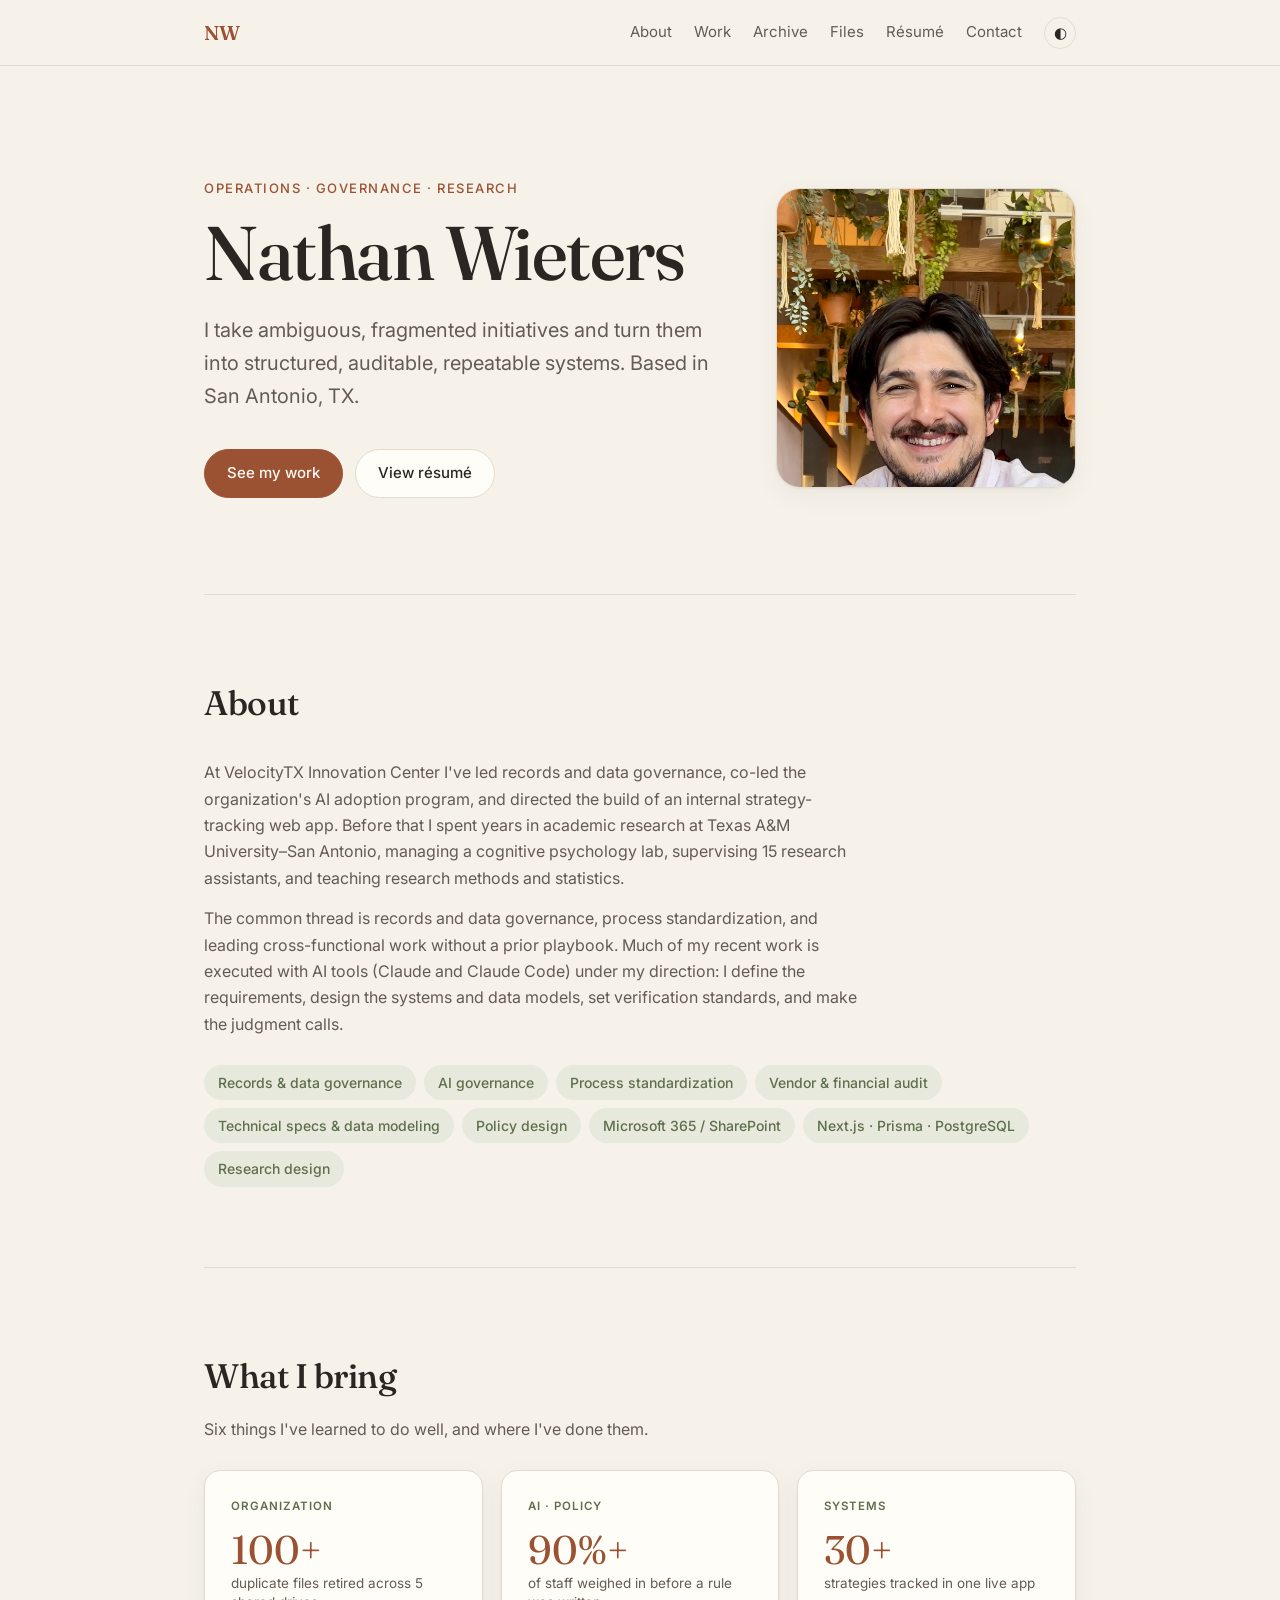
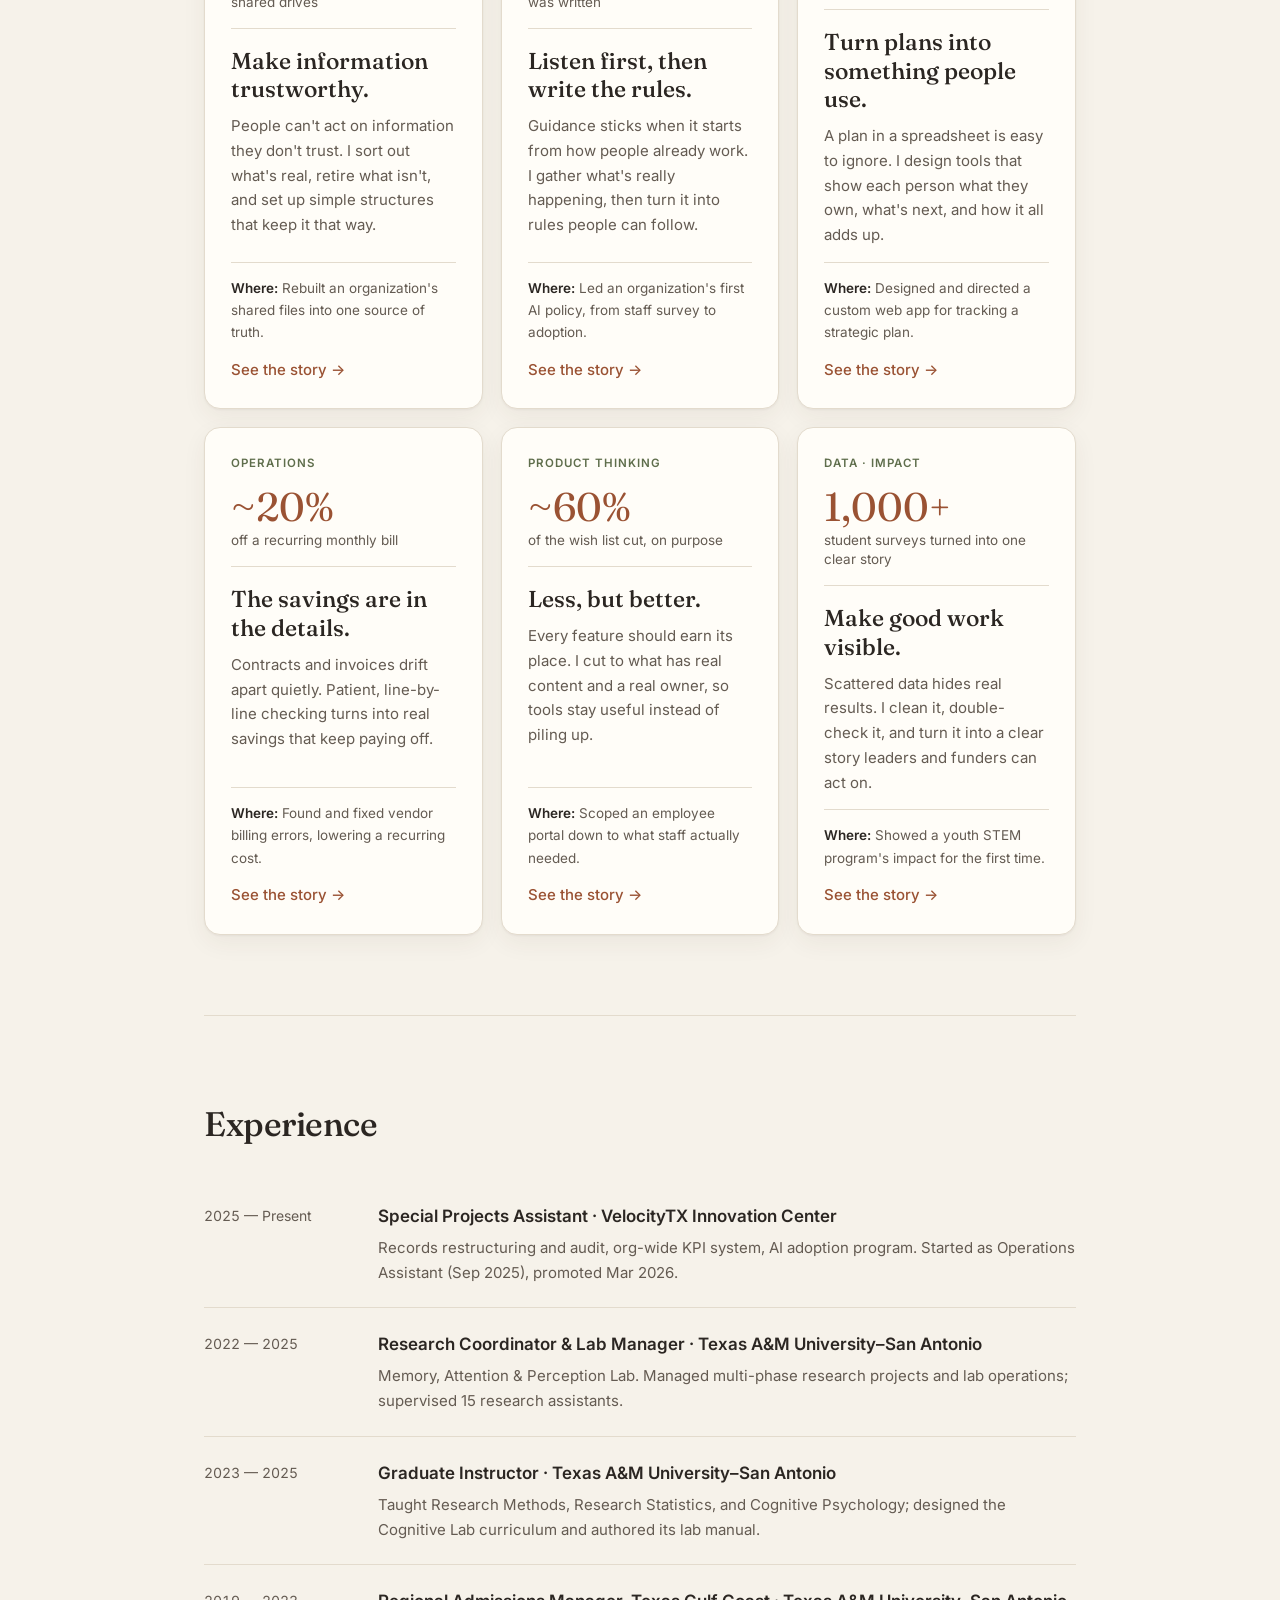
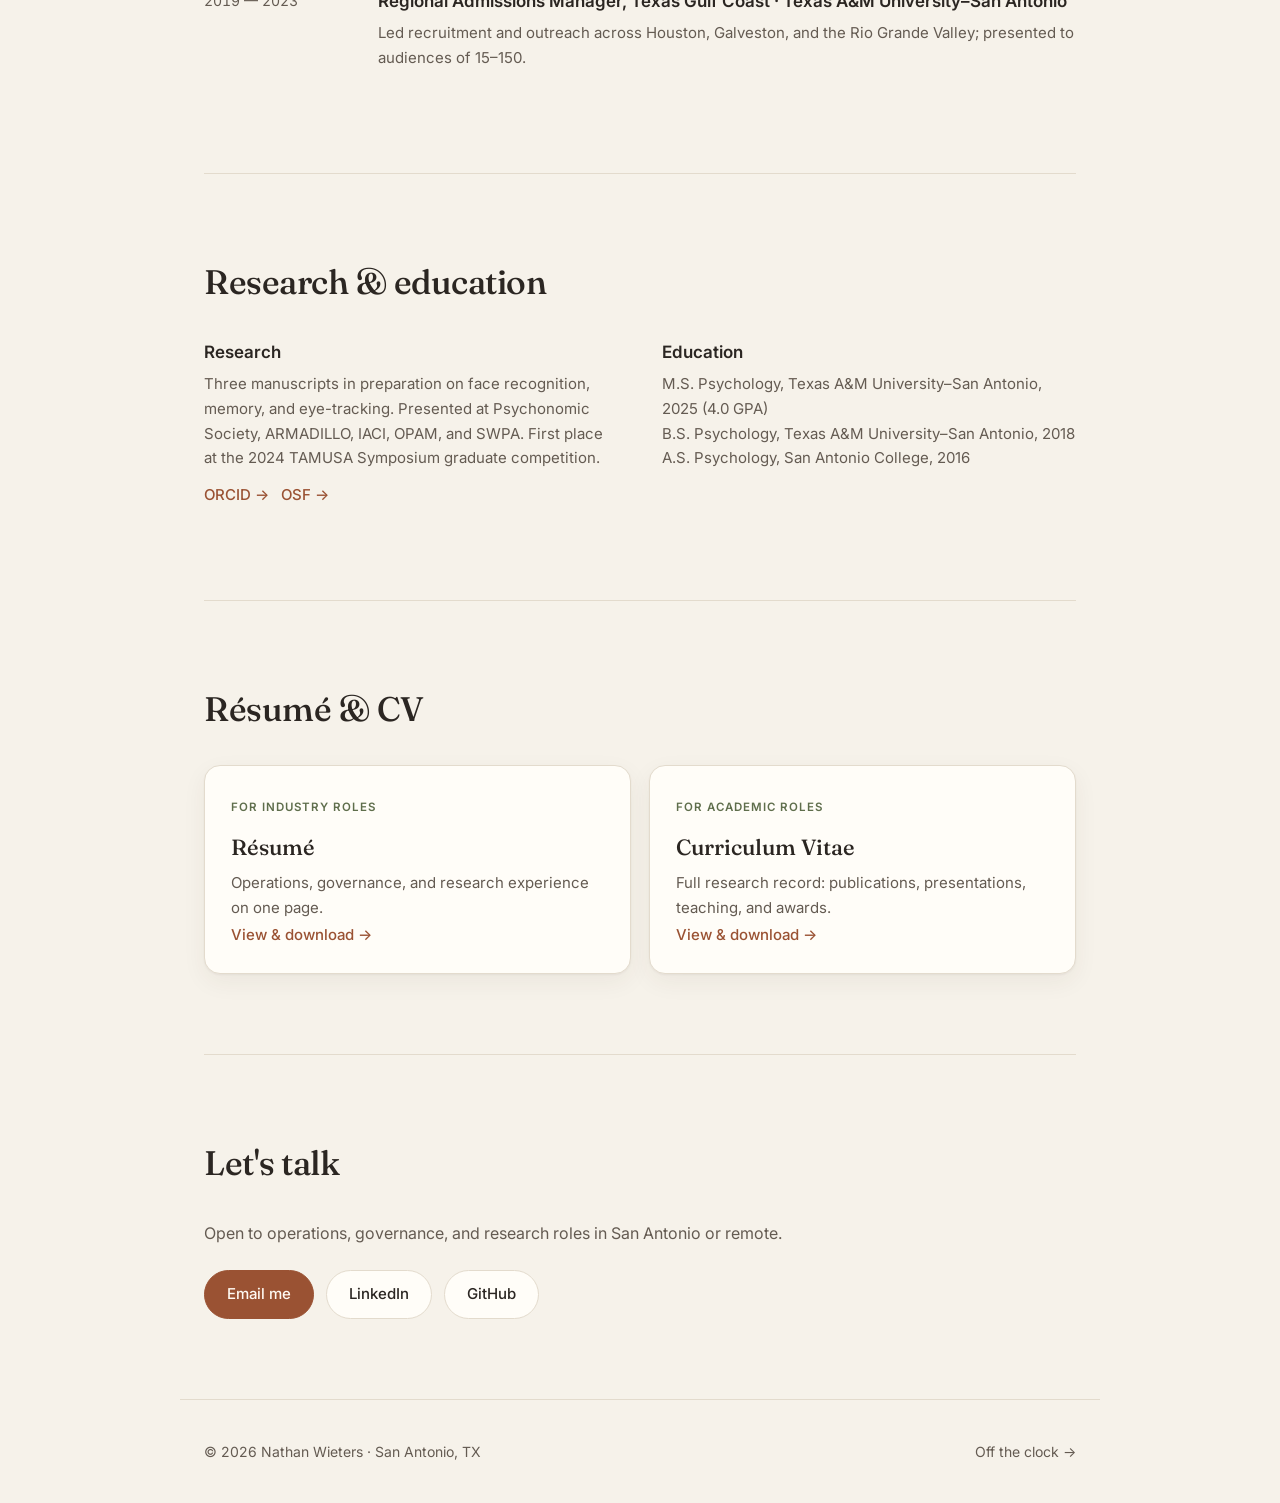
<file: index.html>
<!doctype html>
<html lang="en">
<head>
  <meta charset="utf-8">
  <meta name="viewport" content="width=device-width, initial-scale=1">
  <title>Nathan Wieters — Operations &amp; Research</title>
  <meta name="description" content="Nathan Wieters — operations and research professional in San Antonio, TX. Records and data governance, AI governance, KPI systems, and process design.">
  <meta property="og:title" content="Nathan Wieters — Operations & Research">
  <meta property="og:description" content="I turn ambiguous, fragmented initiatives into structured, auditable, repeatable systems.">
  <meta property="og:type" content="website">
  <link rel="icon" href="data:image/svg+xml,<svg xmlns='http://www.w3.org/2000/svg' viewBox='0 0 64 64'><rect width='64' height='64' rx='14' fill='%239a5233'/><text x='32' y='43' font-family='Georgia,serif' font-size='30' fill='%23fffaf3' text-anchor='middle'>NW</text></svg>">
  <link rel="preconnect" href="https://fonts.googleapis.com">
  <link rel="preconnect" href="https://fonts.gstatic.com" crossorigin>
  <link href="https://fonts.googleapis.com/css2?family=Fraunces:opsz,wght@9..144,400;9..144,500;9..144,600&family=Inter:wght@400;500;600&display=swap" rel="stylesheet">
  <link rel="stylesheet" href="styles.css">
</head>
<body>
  <div class="nav-wrap">
    <header class="nav">
      <a href="#top" class="logo">NW</a>
      <nav>
        <a href="#about" class="hide-sm">About</a>
        <a href="#work">Work</a>
        <a href="archive.html" class="hide-sm">Archive</a>
        <a href="files.html" class="hide-sm">Files</a>
        <a href="resume.html">Résumé</a>
        <a href="#contact">Contact</a>
        <button id="theme-toggle" aria-label="Toggle dark mode">◐</button>
      </nav>
    </header>
  </div>

  <main id="top">
    <!-- HERO -->
    <section class="hero hero-split">
      <div>
        <p class="eyebrow">Operations · Governance · Research</p>
        <h1>Nathan Wieters</h1>
        <p class="lead">I take ambiguous, fragmented initiatives and turn them into structured, auditable, repeatable systems. Based in San Antonio, TX.</p>
        <div class="cta">
          <a href="#work" class="btn primary">See my work</a>
          <a href="resume.html" class="btn">View résumé</a>
        </div>
      </div>
      <img class="portrait" src="images/headshot.jpg" alt="Nathan Wieters smiling, in a light pink shirt" width="580" height="580">
    </section>

    <!-- ABOUT -->
    <section id="about">
      <h2>About</h2>
      <p>At VelocityTX Innovation Center I've led records and data governance, co-led the organization's AI adoption program, and directed the build of an internal strategy-tracking web app. Before that I spent years in academic research at Texas A&amp;M University–San Antonio, managing a cognitive psychology lab, supervising 15 research assistants, and teaching research methods and statistics.</p>
      <p>The common thread is records and data governance, process standardization, and leading cross-functional work without a prior playbook. Much of my recent work is executed with AI tools (Claude and Claude Code) under my direction: I define the requirements, design the systems and data models, set verification standards, and make the judgment calls.</p>
      <ul class="skills">
        <li>Records &amp; data governance</li>
        <li>AI governance</li>
        <li>Process standardization</li>
        <li>Vendor &amp; financial audit</li>
        <li>Technical specs &amp; data modeling</li>
        <li>Policy design</li>
        <li>Microsoft 365 / SharePoint</li>
        <li>Next.js · Prisma · PostgreSQL</li>
        <li>Research design</li>
      </ul>
    </section>

    <!-- WORK -->
    <section id="work">
      <h2>What I bring</h2>
      <p class="section-sub">Six things I've learned to do well, and where I've done them.</p>
      <div class="grid">
        <a class="card work" href="archive.html#records">
          <span class="tag">Organization</span>
          <span class="metric">100+</span>
          <span class="metric-label">duplicate files retired across 5 shared drives</span>
          <h3>Make information trustworthy.</h3>
          <p>People can't act on information they don't trust. I sort out what's real, retire what isn't, and set up simple structures that keep it that way.</p>
          <span class="example"><b>Where:</b> Rebuilt an organization's shared files into one source of truth.</span>
          <span class="link">See the story →</span>
        </a>
        <a class="card work" href="archive.html#ai">
          <span class="tag">AI · Policy</span>
          <span class="metric">90%+</span>
          <span class="metric-label">of staff weighed in before a rule was written</span>
          <h3>Listen first, then write the rules.</h3>
          <p>Guidance sticks when it starts from how people already work. I gather what's really happening, then turn it into rules people can follow.</p>
          <span class="example"><b>Where:</b> Led an organization's first AI policy, from staff survey to adoption.</span>
          <span class="link">See the story →</span>
        </a>
        <a class="card work" href="archive.html#kpi">
          <span class="tag">Systems</span>
          <span class="metric">30+</span>
          <span class="metric-label">strategies tracked in one live app</span>
          <h3>Turn plans into something people use.</h3>
          <p>A plan in a spreadsheet is easy to ignore. I design tools that show each person what they own, what's next, and how it all adds up.</p>
          <span class="example"><b>Where:</b> Designed and directed a custom web app for tracking a strategic plan.</span>
          <span class="link">See the story →</span>
        </a>
        <a class="card work" href="archive.html#vendor">
          <span class="tag">Operations</span>
          <span class="metric">~20%</span>
          <span class="metric-label">off a recurring monthly bill</span>
          <h3>The savings are in the details.</h3>
          <p>Contracts and invoices drift apart quietly. Patient, line-by-line checking turns into real savings that keep paying off.</p>
          <span class="example"><b>Where:</b> Found and fixed vendor billing errors, lowering a recurring cost.</span>
          <span class="link">See the story →</span>
        </a>
        <a class="card work" href="archive.html#portal">
          <span class="tag">Product thinking</span>
          <span class="metric">~60%</span>
          <span class="metric-label">of the wish list cut, on purpose</span>
          <h3>Less, but better.</h3>
          <p>Every feature should earn its place. I cut to what has real content and a real owner, so tools stay useful instead of piling up.</p>
          <span class="example"><b>Where:</b> Scoped an employee portal down to what staff actually needed.</span>
          <span class="link">See the story →</span>
        </a>
        <a class="card work" href="archive.html#workforce">
          <span class="tag">Data · Impact</span>
          <span class="metric">1,000+</span>
          <span class="metric-label">student surveys turned into one clear story</span>
          <h3>Make good work visible.</h3>
          <p>Scattered data hides real results. I clean it, double-check it, and turn it into a clear story leaders and funders can act on.</p>
          <span class="example"><b>Where:</b> Showed a youth STEM program's impact for the first time.</span>
          <span class="link">See the story →</span>
        </a>
      </div>
    </section>

    <!-- EXPERIENCE -->
    <section id="experience">
      <h2>Experience</h2>
      <div class="timeline">
        <div class="item">
          <span class="when">2025 — Present</span>
          <div><h3>Special Projects Assistant · VelocityTX Innovation Center</h3><p>Records restructuring and audit, org-wide KPI system, AI adoption program. Started as Operations Assistant (Sep 2025), promoted Mar 2026.</p></div>
        </div>
        <div class="item">
          <span class="when">2022 — 2025</span>
          <div><h3>Research Coordinator &amp; Lab Manager · Texas A&amp;M University–San Antonio</h3><p>Memory, Attention &amp; Perception Lab. Managed multi-phase research projects and lab operations; supervised 15 research assistants.</p></div>
        </div>
        <div class="item">
          <span class="when">2023 — 2025</span>
          <div><h3>Graduate Instructor · Texas A&amp;M University–San Antonio</h3><p>Taught Research Methods, Research Statistics, and Cognitive Psychology; designed the Cognitive Lab curriculum and authored its lab manual.</p></div>
        </div>
        <div class="item">
          <span class="when">2019 — 2023</span>
          <div><h3>Regional Admissions Manager, Texas Gulf Coast · Texas A&amp;M University–San Antonio</h3><p>Led recruitment and outreach across Houston, Galveston, and the Rio Grande Valley; presented to audiences of 15–150.</p></div>
        </div>
      </div>
    </section>

    <!-- RESEARCH & EDUCATION -->
    <section id="research">
      <h2>Research &amp; education</h2>
      <div class="two-col">
        <div>
          <h3>Research</h3>
          <p>Three manuscripts in preparation on face recognition, memory, and eye-tracking. Presented at Psychonomic Society, ARMADILLO, IACI, OPAM, and SWPA. First place at the 2024 TAMUSA Symposium graduate competition.</p>
          <p><a class="link" href="https://orcid.org/0009-0008-8365-075X" target="_blank" rel="noopener">ORCID →</a> &nbsp; <a class="link" href="https://osf.io/k8fsg" target="_blank" rel="noopener">OSF →</a></p>
        </div>
        <div>
          <h3>Education</h3>
          <p>M.S. Psychology, Texas A&amp;M University–San Antonio, 2025 (4.0 GPA)<br>
             B.S. Psychology, Texas A&amp;M University–San Antonio, 2018<br>
             A.S. Psychology, San Antonio College, 2016</p>
        </div>
      </div>
    </section>

    <!-- DOCUMENTS -->
    <section id="documents">
      <h2>Résumé &amp; CV</h2>
      <div class="doc-cards">
        <a href="resume.html" class="card doc-card">
          <span class="tag">For industry roles</span>
          <h3>Résumé</h3>
          <p>Operations, governance, and research experience on one page.</p>
          <span class="link">View &amp; download →</span>
        </a>
        <a href="cv.html" class="card doc-card">
          <span class="tag">For academic roles</span>
          <h3>Curriculum Vitae</h3>
          <p>Full research record: publications, presentations, teaching, and awards.</p>
          <span class="link">View &amp; download →</span>
        </a>
      </div>
    </section>

    <!-- CONTACT -->
    <section id="contact">
      <h2>Let's talk</h2>
      <p>Open to operations, governance, and research roles in San Antonio or remote.</p>
      <div class="cta" style="margin-top:24px">
        <a href="mailto:nhwieters@icloud.com" class="btn primary">Email me</a>
        <a href="https://www.linkedin.com/in/nathan-wieters-a860b117b" class="btn" target="_blank" rel="noopener">LinkedIn</a>
        <a href="https://github.com/nthnhw" class="btn" target="_blank" rel="noopener">GitHub</a>
      </div>
    </section>
  </main>

  <footer><span>© <span id="year"></span> Nathan Wieters · San Antonio, TX</span><a href="me.html">Off the clock →</a></footer>

  <script src="theme.js"></script>
</body>
</html>
</file>
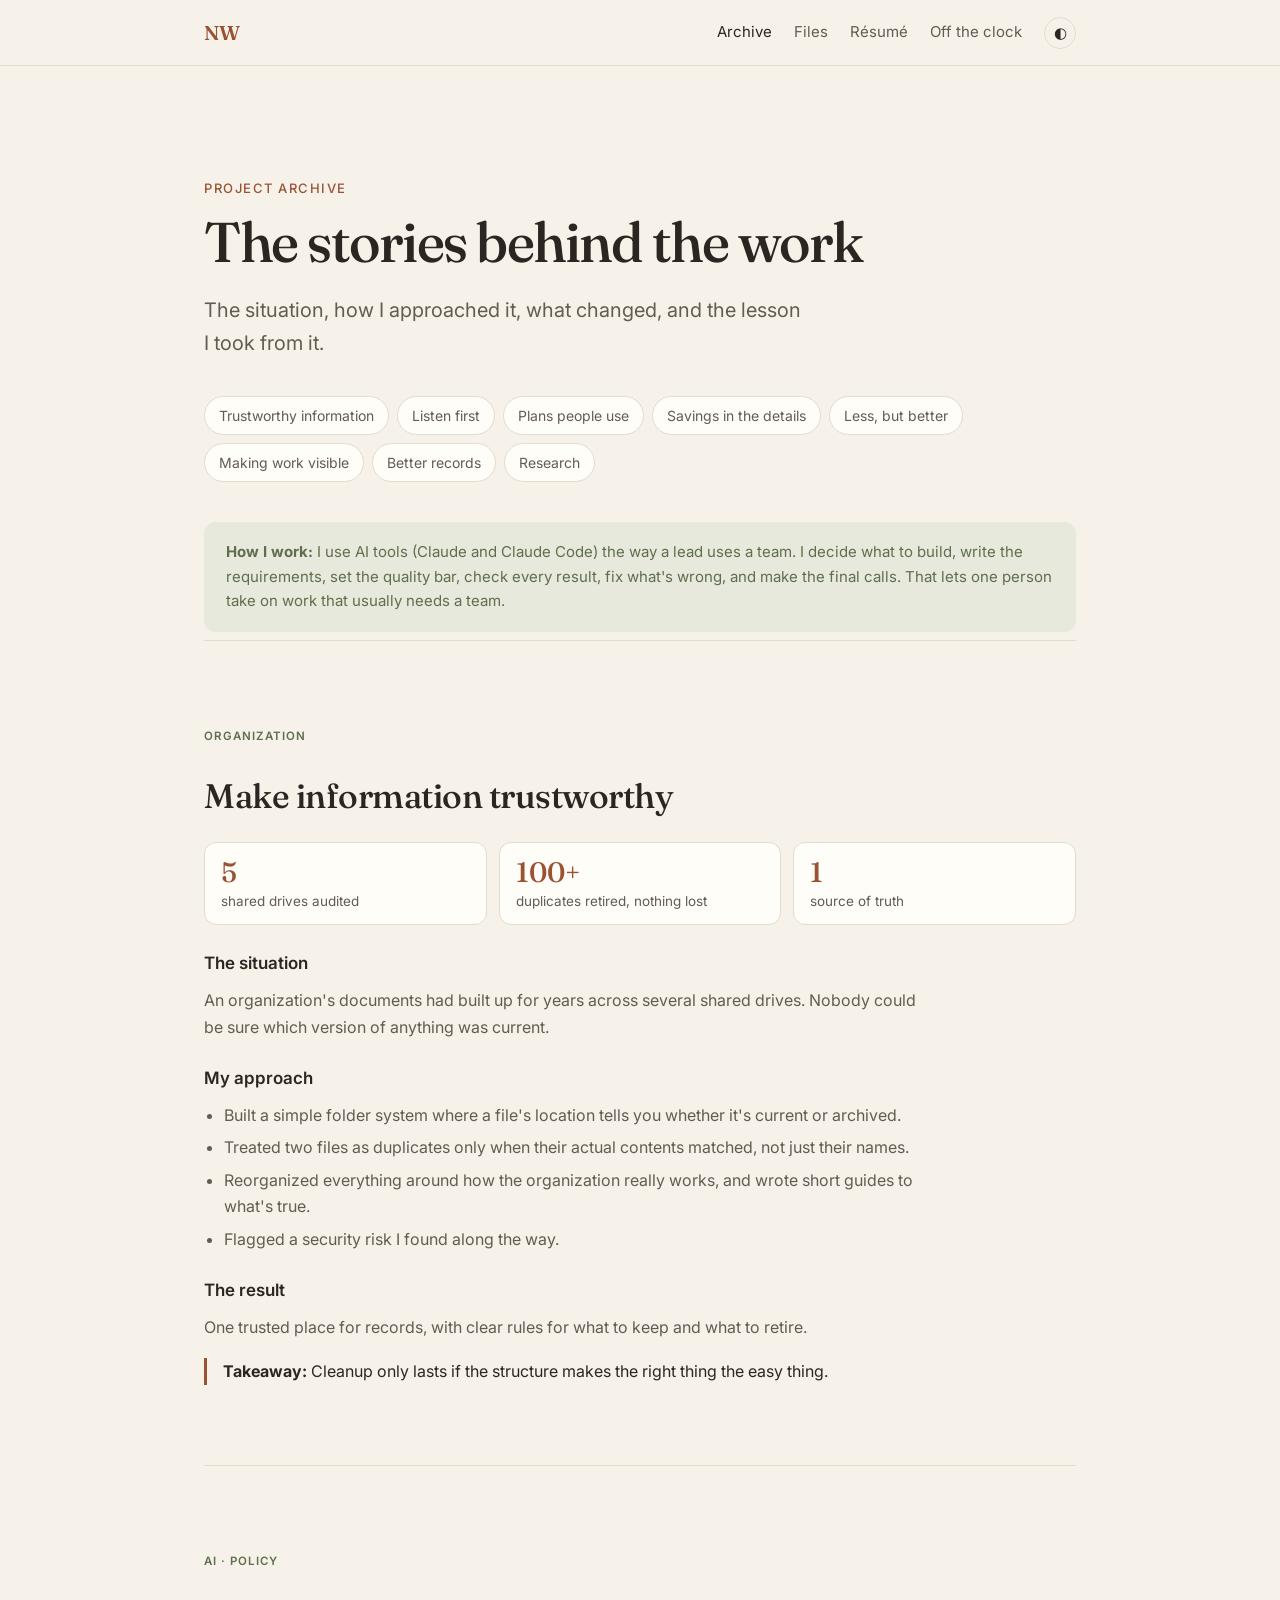
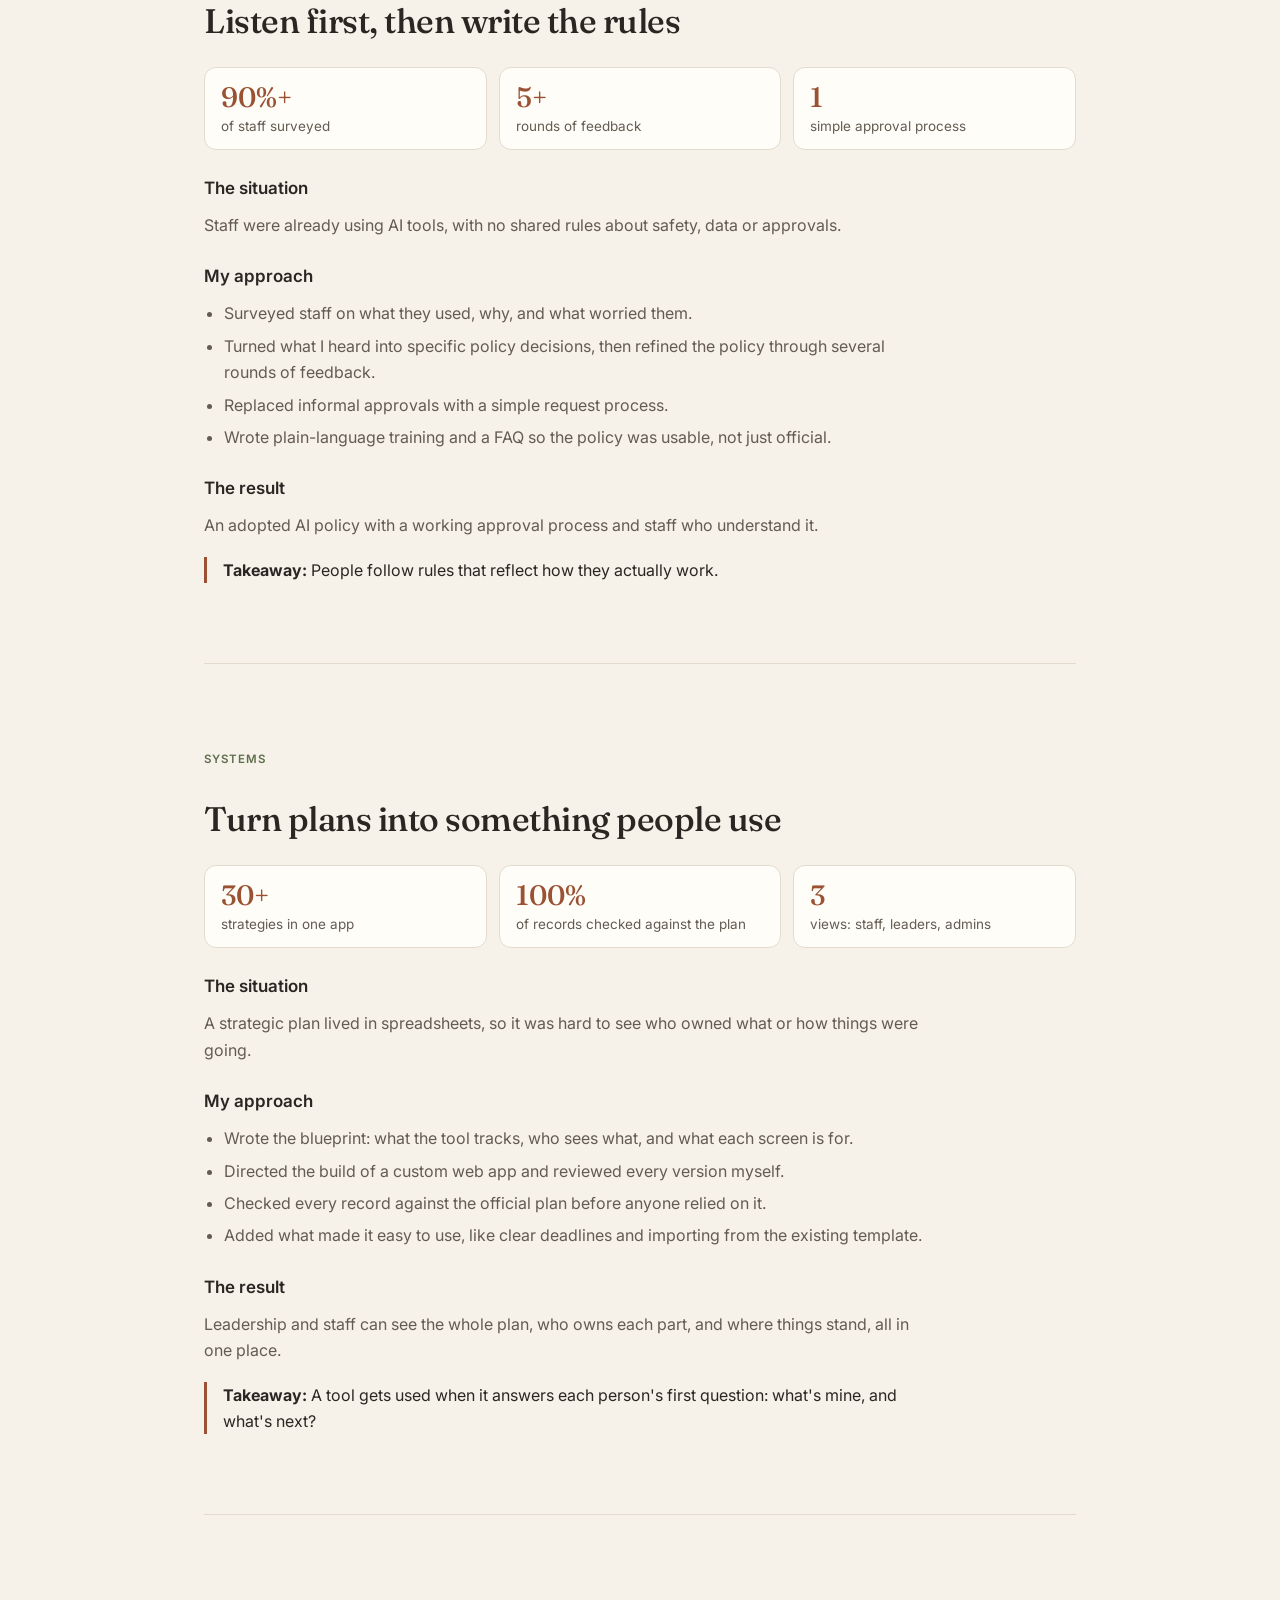
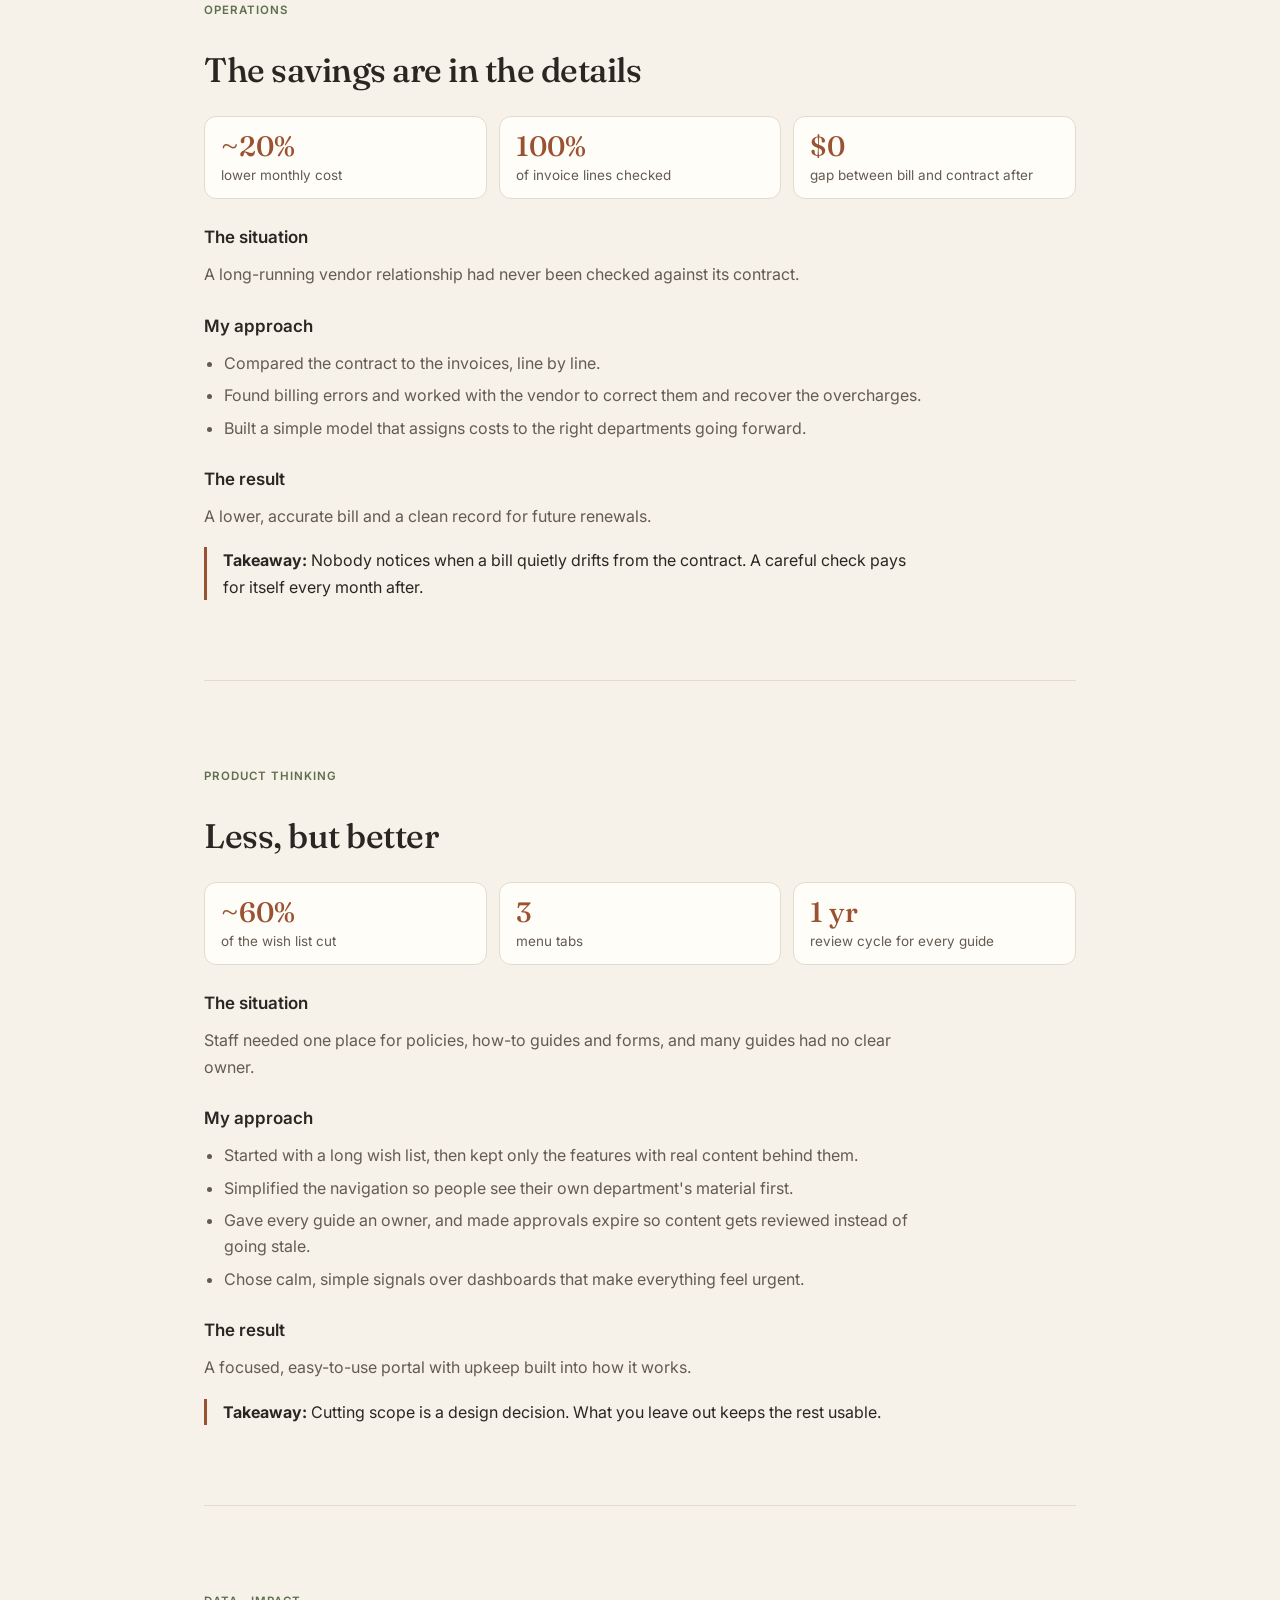
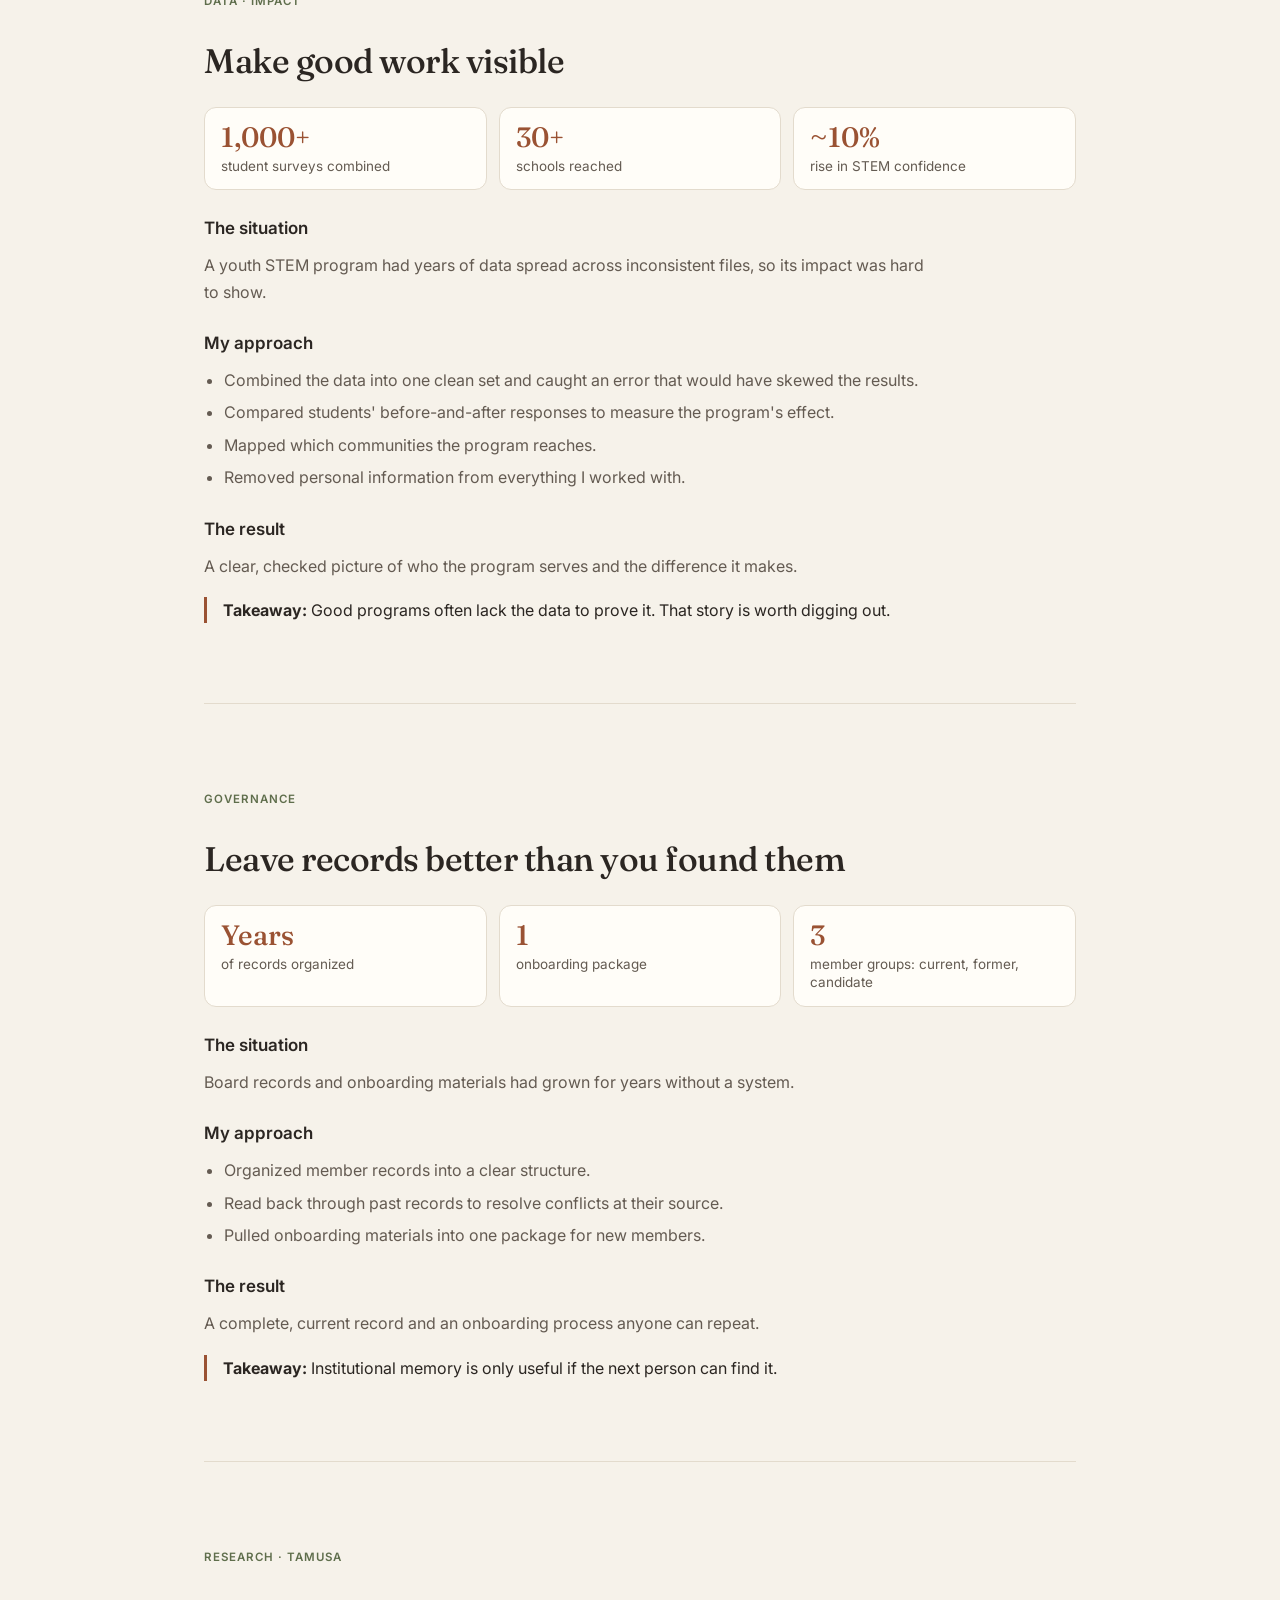
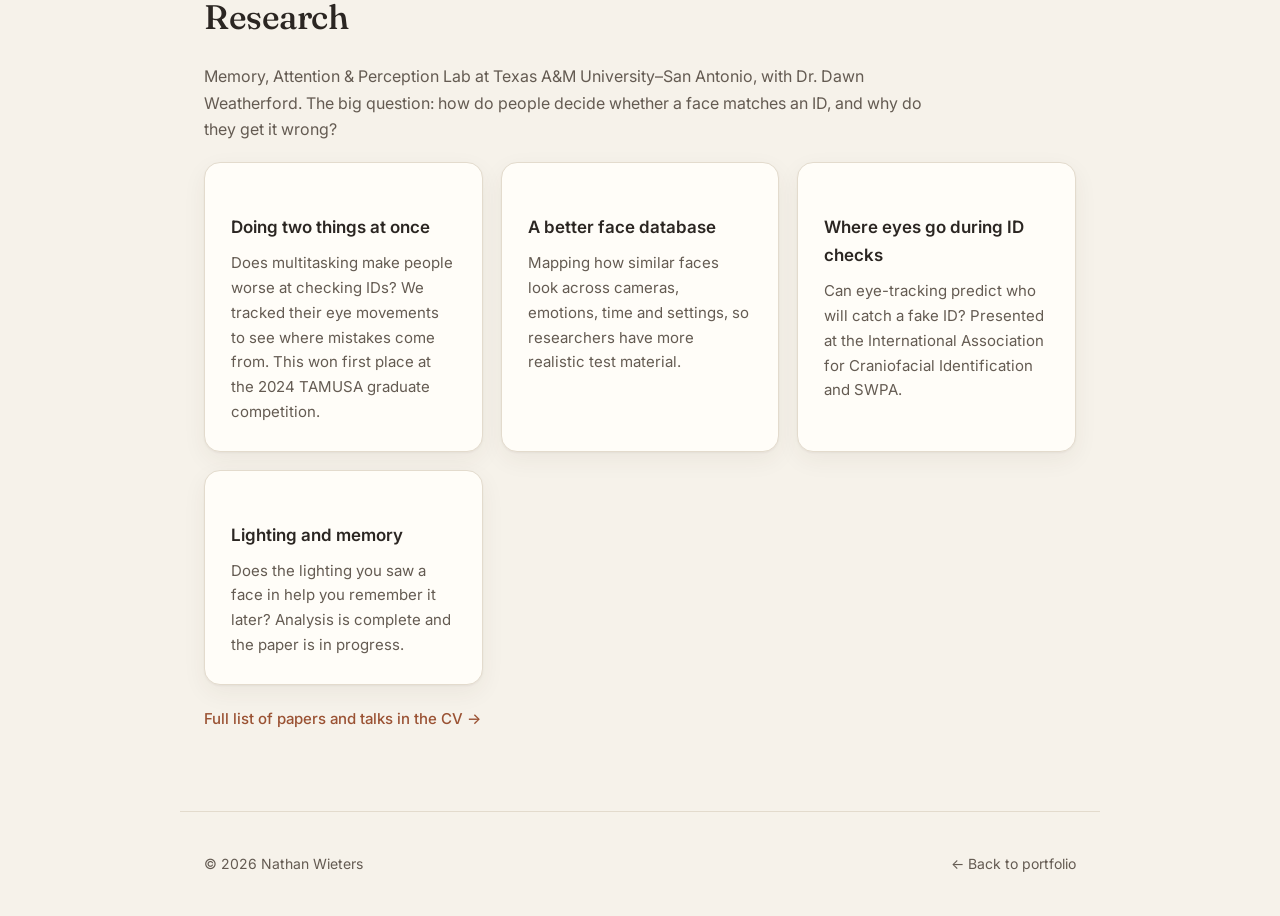
<file: archive.html>
<!doctype html>
<html lang="en">
<head>
  <meta charset="utf-8">
  <meta name="viewport" content="width=device-width, initial-scale=1">
  <title>Project Archive — Nathan Wieters</title>
  <meta name="description" content="Plain-language case studies of Nathan Wieters' operations, governance, data, and research work.">
  <link rel="icon" href="data:image/svg+xml,<svg xmlns='http://www.w3.org/2000/svg' viewBox='0 0 64 64'><rect width='64' height='64' rx='14' fill='%239a5233'/><text x='32' y='43' font-family='Georgia,serif' font-size='30' fill='%23fffaf3' text-anchor='middle'>NW</text></svg>">
  <link rel="preconnect" href="https://fonts.googleapis.com">
  <link rel="preconnect" href="https://fonts.gstatic.com" crossorigin>
  <link href="https://fonts.googleapis.com/css2?family=Fraunces:opsz,wght@9..144,400;9..144,500;9..144,600&family=Inter:wght@400;500;600&display=swap" rel="stylesheet">
  <link rel="stylesheet" href="styles.css">
</head>
<body>
  <div class="nav-wrap">
    <header class="nav">
      <a href="index.html" class="logo">NW</a>
      <nav>
        <a href="archive.html" aria-current="page">Archive</a>
        <a href="files.html">Files</a>
        <a href="resume.html">Résumé</a>
        <a href="me.html" class="hide-sm">Off the clock</a>
        <button id="theme-toggle" aria-label="Toggle dark mode">◐</button>
      </nav>
    </header>
  </div>

  <main>
    <section class="hero" style="padding-bottom:40px">
      <p class="eyebrow">Project archive</p>
      <h1 style="font-size:clamp(38px,6vw,56px)">The stories behind the work</h1>
      <p class="lead">The situation, how I approached it, what changed, and the lesson I took from it.</p>
      <ul class="toc">
        <li><a href="#records">Trustworthy information</a></li>
        <li><a href="#ai">Listen first</a></li>
        <li><a href="#kpi">Plans people use</a></li>
        <li><a href="#vendor">Savings in the details</a></li>
        <li><a href="#portal">Less, but better</a></li>
        <li><a href="#workforce">Making work visible</a></li>
        <li><a href="#board">Better records</a></li>
        <li><a href="#research">Research</a></li>
      </ul>
    </section>

    <section class="note-sec">
      <p class="note"><b>How I work:</b> I use AI tools (Claude and Claude Code) the way a lead uses a team. I decide what to build, write the requirements, set the quality bar, check every result, fix what's wrong, and make the final calls. That lets one person take on work that usually needs a team.</p>
    </section>

    <section id="records" class="case">
      <span class="tag">Organization</span>
      <h2>Make information trustworthy</h2>
      <div class="stats">
        <div><b>5</b><span>shared drives audited</span></div>
        <div><b>100+</b><span>duplicates retired, nothing lost</span></div>
        <div><b>1</b><span>source of truth</span></div>
      </div>
      <h3>The situation</h3>
      <p>An organization's documents had built up for years across several shared drives. Nobody could be sure which version of anything was current.</p>
      <h3>My approach</h3>
      <ul>
        <li>Built a simple folder system where a file's location tells you whether it's current or archived.</li>
        <li>Treated two files as duplicates only when their actual contents matched, not just their names.</li>
        <li>Reorganized everything around how the organization really works, and wrote short guides to what's true.</li>
        <li>Flagged a security risk I found along the way.</li>
      </ul>
      <h3>The result</h3>
      <p>One trusted place for records, with clear rules for what to keep and what to retire.</p>
      <p class="outcome"><b>Takeaway:</b> Cleanup only lasts if the structure makes the right thing the easy thing.</p>
    </section>

    <section id="ai" class="case">
      <span class="tag">AI · Policy</span>
      <h2>Listen first, then write the rules</h2>
      <div class="stats">
        <div><b>90%+</b><span>of staff surveyed</span></div>
        <div><b>5+</b><span>rounds of feedback</span></div>
        <div><b>1</b><span>simple approval process</span></div>
      </div>
      <h3>The situation</h3>
      <p>Staff were already using AI tools, with no shared rules about safety, data or approvals.</p>
      <h3>My approach</h3>
      <ul>
        <li>Surveyed staff on what they used, why, and what worried them.</li>
        <li>Turned what I heard into specific policy decisions, then refined the policy through several rounds of feedback.</li>
        <li>Replaced informal approvals with a simple request process.</li>
        <li>Wrote plain-language training and a FAQ so the policy was usable, not just official.</li>
      </ul>
      <h3>The result</h3>
      <p>An adopted AI policy with a working approval process and staff who understand it.</p>
      <p class="outcome"><b>Takeaway:</b> People follow rules that reflect how they actually work.</p>
    </section>

    <section id="kpi" class="case">
      <span class="tag">Systems</span>
      <h2>Turn plans into something people use</h2>
      <div class="stats">
        <div><b>30+</b><span>strategies in one app</span></div>
        <div><b>100%</b><span>of records checked against the plan</span></div>
        <div><b>3</b><span>views: staff, leaders, admins</span></div>
      </div>
      <h3>The situation</h3>
      <p>A strategic plan lived in spreadsheets, so it was hard to see who owned what or how things were going.</p>
      <h3>My approach</h3>
      <ul>
        <li>Wrote the blueprint: what the tool tracks, who sees what, and what each screen is for.</li>
        <li>Directed the build of a custom web app and reviewed every version myself.</li>
        <li>Checked every record against the official plan before anyone relied on it.</li>
        <li>Added what made it easy to use, like clear deadlines and importing from the existing template.</li>
      </ul>
      <h3>The result</h3>
      <p>Leadership and staff can see the whole plan, who owns each part, and where things stand, all in one place.</p>
      <p class="outcome"><b>Takeaway:</b> A tool gets used when it answers each person's first question: what's mine, and what's next?</p>
    </section>

    <section id="vendor" class="case">
      <span class="tag">Operations</span>
      <h2>The savings are in the details</h2>
      <div class="stats">
        <div><b>~20%</b><span>lower monthly cost</span></div>
        <div><b>100%</b><span>of invoice lines checked</span></div>
        <div><b>$0</b><span>gap between bill and contract after</span></div>
      </div>
      <h3>The situation</h3>
      <p>A long-running vendor relationship had never been checked against its contract.</p>
      <h3>My approach</h3>
      <ul>
        <li>Compared the contract to the invoices, line by line.</li>
        <li>Found billing errors and worked with the vendor to correct them and recover the overcharges.</li>
        <li>Built a simple model that assigns costs to the right departments going forward.</li>
      </ul>
      <h3>The result</h3>
      <p>A lower, accurate bill and a clean record for future renewals.</p>
      <p class="outcome"><b>Takeaway:</b> Nobody notices when a bill quietly drifts from the contract. A careful check pays for itself every month after.</p>
    </section>

    <section id="portal" class="case">
      <span class="tag">Product thinking</span>
      <h2>Less, but better</h2>
      <div class="stats">
        <div><b>~60%</b><span>of the wish list cut</span></div>
        <div><b>3</b><span>menu tabs</span></div>
        <div><b>1 yr</b><span>review cycle for every guide</span></div>
      </div>
      <h3>The situation</h3>
      <p>Staff needed one place for policies, how-to guides and forms, and many guides had no clear owner.</p>
      <h3>My approach</h3>
      <ul>
        <li>Started with a long wish list, then kept only the features with real content behind them.</li>
        <li>Simplified the navigation so people see their own department's material first.</li>
        <li>Gave every guide an owner, and made approvals expire so content gets reviewed instead of going stale.</li>
        <li>Chose calm, simple signals over dashboards that make everything feel urgent.</li>
      </ul>
      <h3>The result</h3>
      <p>A focused, easy-to-use portal with upkeep built into how it works.</p>
      <p class="outcome"><b>Takeaway:</b> Cutting scope is a design decision. What you leave out keeps the rest usable.</p>
    </section>

    <section id="workforce" class="case">
      <span class="tag">Data · Impact</span>
      <h2>Make good work visible</h2>
      <div class="stats">
        <div><b>1,000+</b><span>student surveys combined</span></div>
        <div><b>30+</b><span>schools reached</span></div>
        <div><b>~10%</b><span>rise in STEM confidence</span></div>
      </div>
      <h3>The situation</h3>
      <p>A youth STEM program had years of data spread across inconsistent files, so its impact was hard to show.</p>
      <h3>My approach</h3>
      <ul>
        <li>Combined the data into one clean set and caught an error that would have skewed the results.</li>
        <li>Compared students' before-and-after responses to measure the program's effect.</li>
        <li>Mapped which communities the program reaches.</li>
        <li>Removed personal information from everything I worked with.</li>
      </ul>
      <h3>The result</h3>
      <p>A clear, checked picture of who the program serves and the difference it makes.</p>
      <p class="outcome"><b>Takeaway:</b> Good programs often lack the data to prove it. That story is worth digging out.</p>
    </section>

    <section id="board" class="case">
      <span class="tag">Governance</span>
      <h2>Leave records better than you found them</h2>
      <div class="stats">
        <div><b>Years</b><span>of records organized</span></div>
        <div><b>1</b><span>onboarding package</span></div>
        <div><b>3</b><span>member groups: current, former, candidate</span></div>
      </div>
      <h3>The situation</h3>
      <p>Board records and onboarding materials had grown for years without a system.</p>
      <h3>My approach</h3>
      <ul>
        <li>Organized member records into a clear structure.</li>
        <li>Read back through past records to resolve conflicts at their source.</li>
        <li>Pulled onboarding materials into one package for new members.</li>
      </ul>
      <h3>The result</h3>
      <p>A complete, current record and an onboarding process anyone can repeat.</p>
      <p class="outcome"><b>Takeaway:</b> Institutional memory is only useful if the next person can find it.</p>
    </section>

    <section id="research" class="case">
      <span class="tag">Research · TAMUSA</span>
      <h2>Research</h2>
      <p class="context">Memory, Attention &amp; Perception Lab at Texas A&amp;M University–San Antonio, with Dr. Dawn Weatherford. The big question: how do people decide whether a face matches an ID, and why do they get it wrong?</p>
      <div class="grid" style="margin-top:20px">
        <article class="card">
          <h3>Doing two things at once</h3>
          <p>Does multitasking make people worse at checking IDs? We tracked their eye movements to see where mistakes come from. This won first place at the 2024 TAMUSA graduate competition.</p>
        </article>
        <article class="card">
          <h3>A better face database</h3>
          <p>Mapping how similar faces look across cameras, emotions, time and settings, so researchers have more realistic test material.</p>
        </article>
        <article class="card">
          <h3>Where eyes go during ID checks</h3>
          <p>Can eye-tracking predict who will catch a fake ID? Presented at the International Association for Craniofacial Identification and SWPA.</p>
        </article>
        <article class="card">
          <h3>Lighting and memory</h3>
          <p>Does the lighting you saw a face in help you remember it later? Analysis is complete and the paper is in progress.</p>
        </article>
      </div>
      <p style="margin-top:20px"><a class="link" href="cv.html">Full list of papers and talks in the CV →</a></p>
    </section>
  </main>

  <footer><span>© <span id="year"></span> Nathan Wieters</span><a href="index.html">← Back to portfolio</a></footer>
  <script src="theme.js"></script>
</body>
</html>
</file>
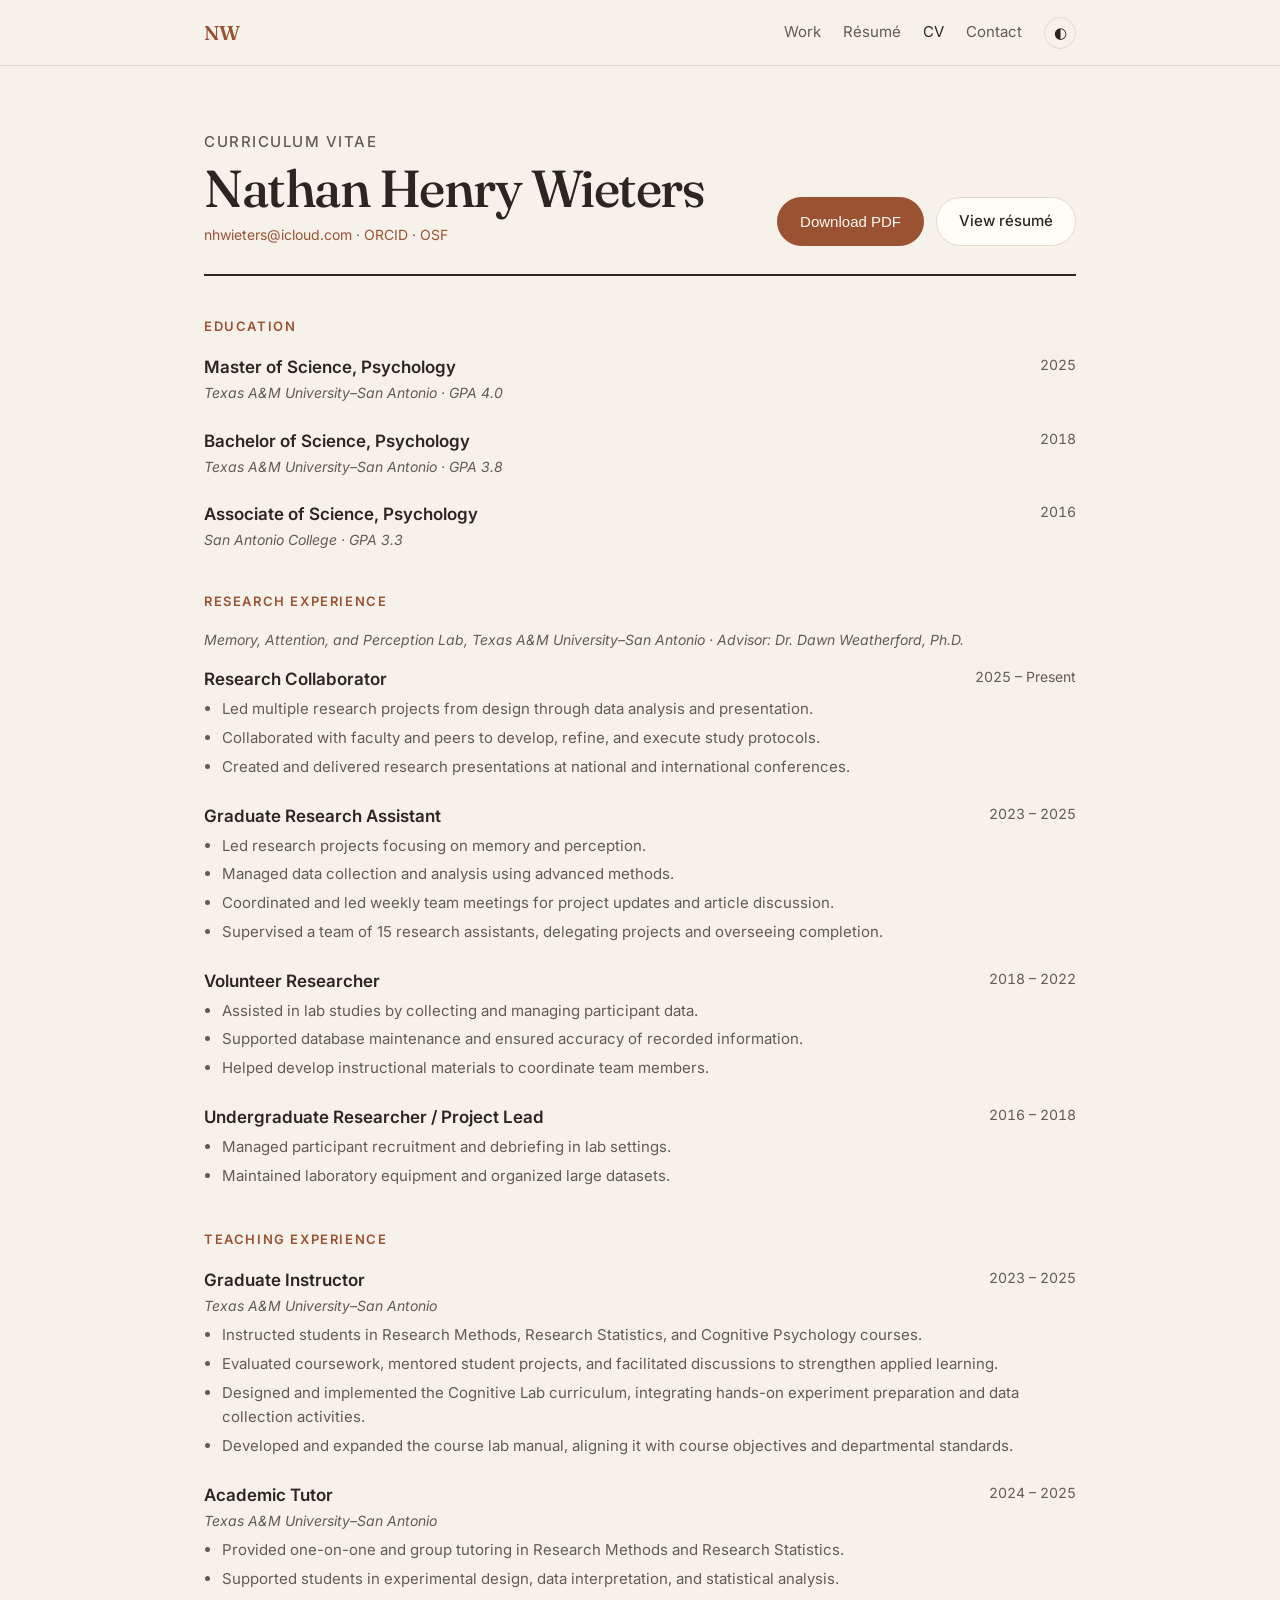
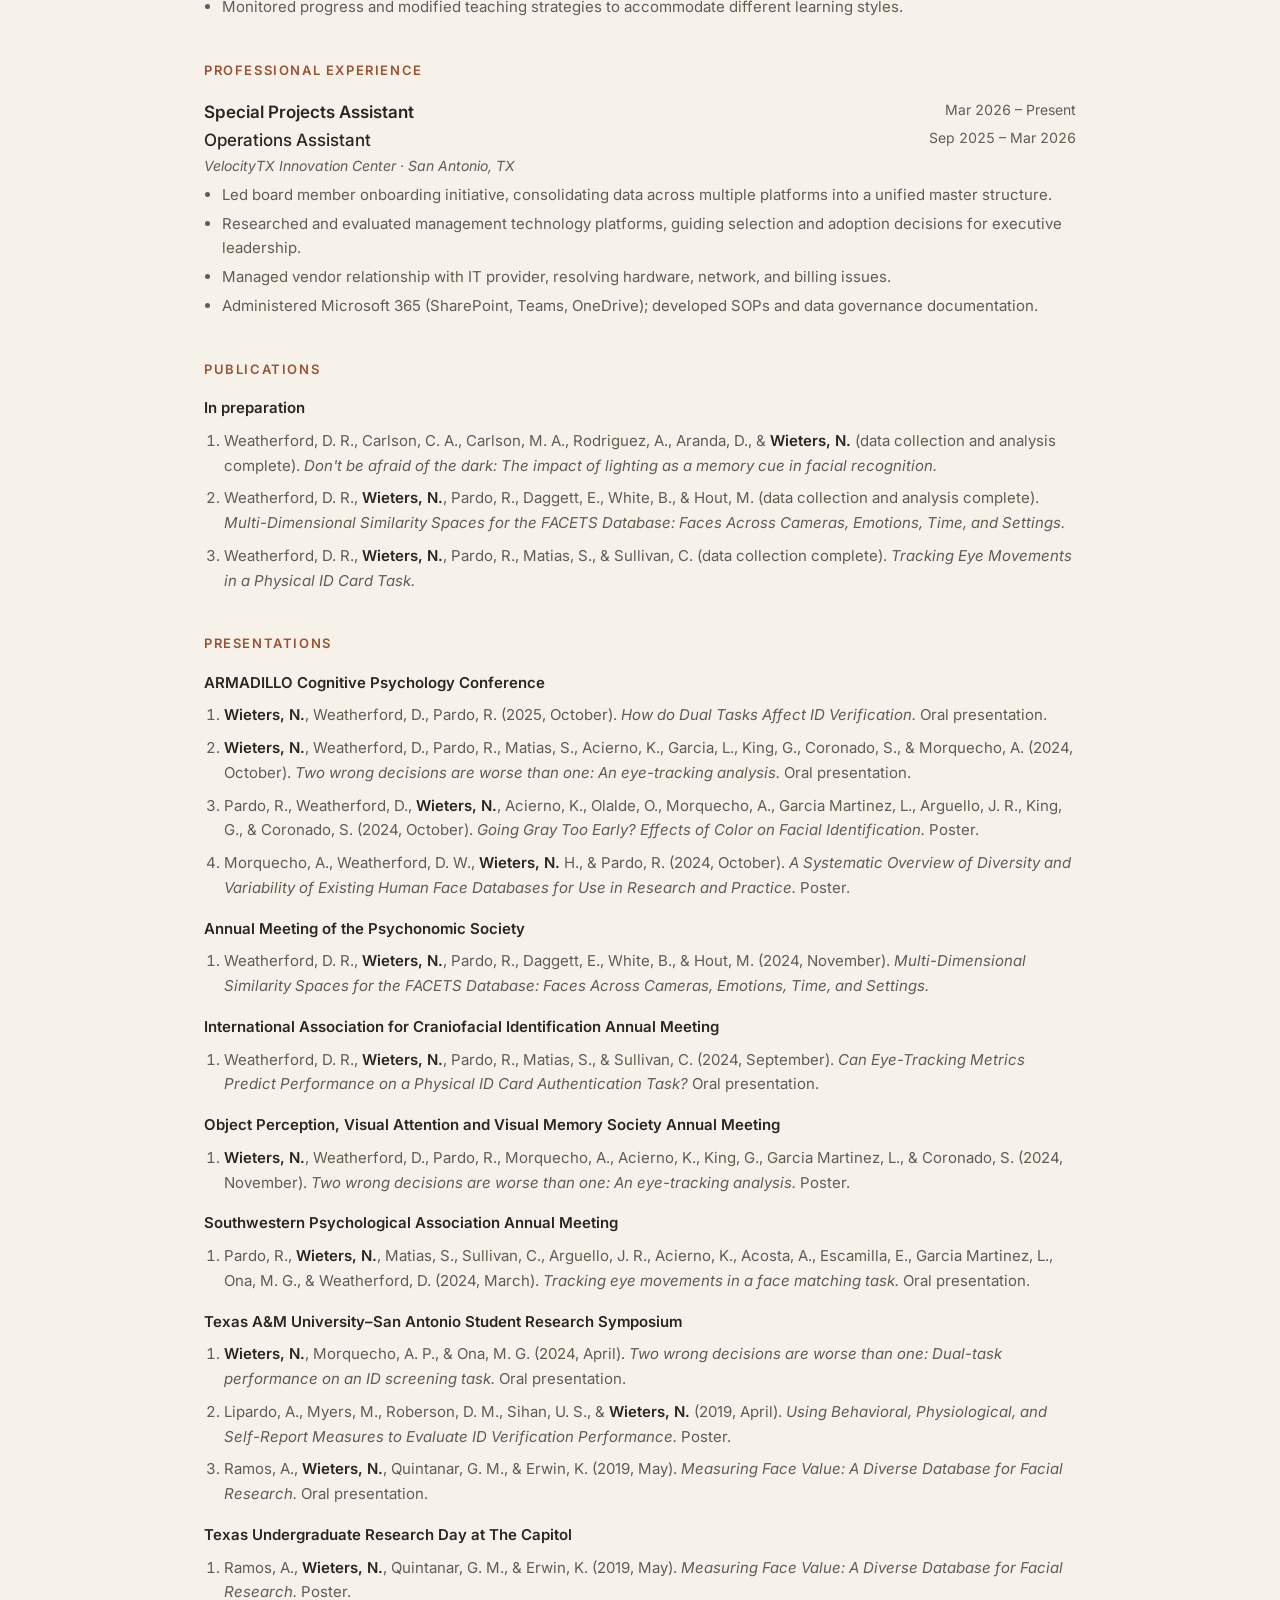
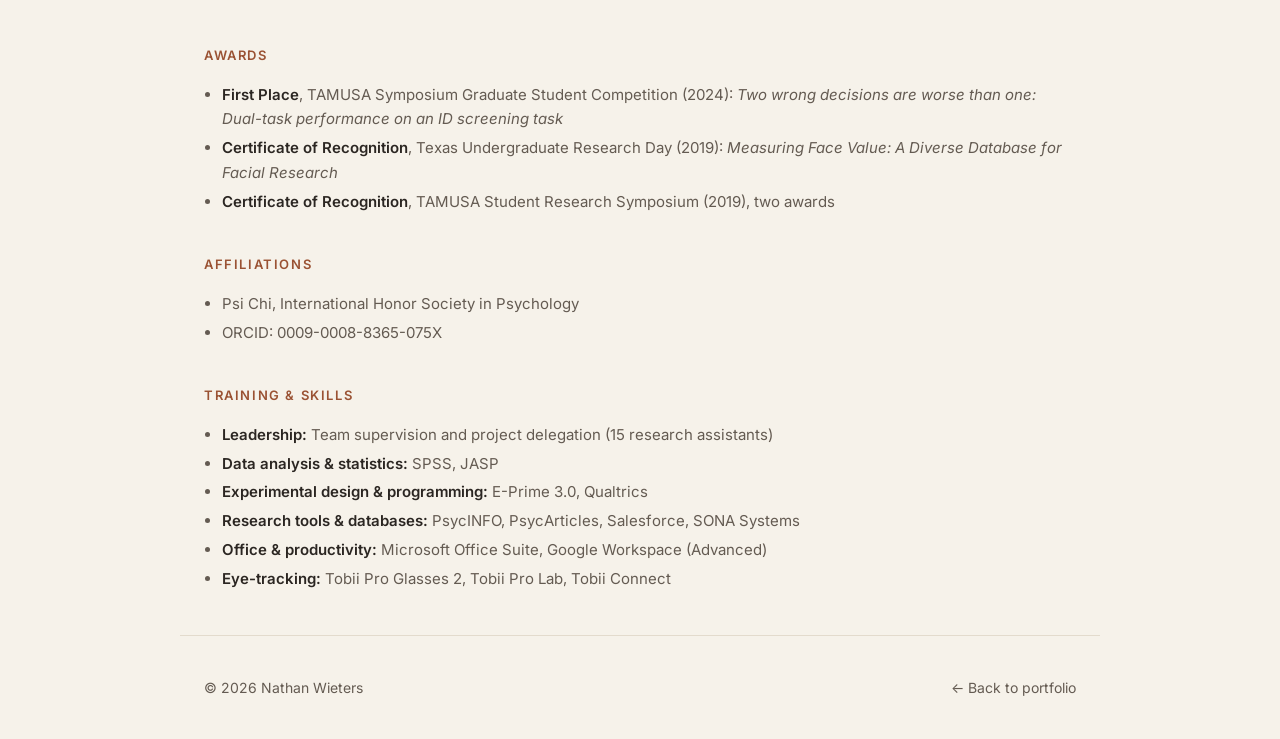
<file: cv.html>
<!doctype html>
<html lang="en">
<head>
  <meta charset="utf-8">
  <meta name="viewport" content="width=device-width, initial-scale=1">
  <title>Curriculum Vitae — Nathan Wieters</title>
  <meta name="description" content="Curriculum vitae of Nathan Wieters: research, publications, presentations, teaching, and awards.">
  <link rel="icon" href="data:image/svg+xml,<svg xmlns='http://www.w3.org/2000/svg' viewBox='0 0 64 64'><rect width='64' height='64' rx='14' fill='%239a5233'/><text x='32' y='43' font-family='Georgia,serif' font-size='30' fill='%23fffaf3' text-anchor='middle'>NW</text></svg>">
  <link rel="preconnect" href="https://fonts.googleapis.com">
  <link rel="preconnect" href="https://fonts.gstatic.com" crossorigin>
  <link href="https://fonts.googleapis.com/css2?family=Fraunces:opsz,wght@9..144,400;9..144,500;9..144,600&family=Inter:wght@400;500;600&display=swap" rel="stylesheet">
  <link rel="stylesheet" href="styles.css">
</head>
<body>
  <div class="nav-wrap">
    <header class="nav">
      <a href="index.html" class="logo">NW</a>
      <nav>
        <a href="index.html#work">Work</a>
        <a href="resume.html">Résumé</a>
        <a href="cv.html" aria-current="page">CV</a>
        <a href="index.html#contact" class="hide-sm">Contact</a>
        <button id="theme-toggle" aria-label="Toggle dark mode">◐</button>
      </nav>
    </header>
  </div>

  <main>
    <article class="doc">
      <div class="doc-head">
        <div>
          <p class="eyebrow" style="margin-bottom:6px">Curriculum Vitae</p>
          <h1>Nathan Henry Wieters</h1>
          <p class="contact"><a href="mailto:nhwieters@icloud.com">nhwieters@icloud.com</a> · <a href="https://orcid.org/0009-0008-8365-075X">ORCID</a> · <a href="https://osf.io/k8fsg">OSF</a></p>
        </div>
        <div class="cta no-print">
          <button id="print-btn" class="btn primary" type="button">Download PDF</button>
          <a href="resume.html" class="btn">View résumé</a>
        </div>
      </div>

      <h2>Education</h2>
      <div class="entry"><div class="entry-head"><h3>Master of Science, Psychology</h3><span>2025</span></div><p class="org">Texas A&amp;M University–San Antonio · GPA 4.0</p></div>
      <div class="entry"><div class="entry-head"><h3>Bachelor of Science, Psychology</h3><span>2018</span></div><p class="org">Texas A&amp;M University–San Antonio · GPA 3.8</p></div>
      <div class="entry"><div class="entry-head"><h3>Associate of Science, Psychology</h3><span>2016</span></div><p class="org">San Antonio College · GPA 3.3</p></div>

      <h2>Research experience</h2>
      <p class="org" style="margin-bottom:14px">Memory, Attention, and Perception Lab, Texas A&amp;M University–San Antonio · Advisor: Dr. Dawn Weatherford, Ph.D.</p>
      <div class="entry">
        <div class="entry-head"><h3>Research Collaborator</h3><span>2025 – Present</span></div>
        <ul>
          <li>Led multiple research projects from design through data analysis and presentation.</li>
          <li>Collaborated with faculty and peers to develop, refine, and execute study protocols.</li>
          <li>Created and delivered research presentations at national and international conferences.</li>
        </ul>
      </div>
      <div class="entry">
        <div class="entry-head"><h3>Graduate Research Assistant</h3><span>2023 – 2025</span></div>
        <ul>
          <li>Led research projects focusing on memory and perception.</li>
          <li>Managed data collection and analysis using advanced methods.</li>
          <li>Coordinated and led weekly team meetings for project updates and article discussion.</li>
          <li>Supervised a team of 15 research assistants, delegating projects and overseeing completion.</li>
        </ul>
      </div>
      <div class="entry">
        <div class="entry-head"><h3>Volunteer Researcher</h3><span>2018 – 2022</span></div>
        <ul>
          <li>Assisted in lab studies by collecting and managing participant data.</li>
          <li>Supported database maintenance and ensured accuracy of recorded information.</li>
          <li>Helped develop instructional materials to coordinate team members.</li>
        </ul>
      </div>
      <div class="entry">
        <div class="entry-head"><h3>Undergraduate Researcher / Project Lead</h3><span>2016 – 2018</span></div>
        <ul>
          <li>Managed participant recruitment and debriefing in lab settings.</li>
          <li>Maintained laboratory equipment and organized large datasets.</li>
        </ul>
      </div>

      <h2>Teaching experience</h2>
      <div class="entry">
        <div class="entry-head"><h3>Graduate Instructor</h3><span>2023 – 2025</span></div>
        <p class="org">Texas A&amp;M University–San Antonio</p>
        <ul>
          <li>Instructed students in Research Methods, Research Statistics, and Cognitive Psychology courses.</li>
          <li>Evaluated coursework, mentored student projects, and facilitated discussions to strengthen applied learning.</li>
          <li>Designed and implemented the Cognitive Lab curriculum, integrating hands-on experiment preparation and data collection activities.</li>
          <li>Developed and expanded the course lab manual, aligning it with course objectives and departmental standards.</li>
        </ul>
      </div>
      <div class="entry">
        <div class="entry-head"><h3>Academic Tutor</h3><span>2024 – 2025</span></div>
        <p class="org">Texas A&amp;M University–San Antonio</p>
        <ul>
          <li>Provided one-on-one and group tutoring in Research Methods and Research Statistics.</li>
          <li>Supported students in experimental design, data interpretation, and statistical analysis.</li>
          <li>Monitored progress and modified teaching strategies to accommodate different learning styles.</li>
        </ul>
      </div>

      <h2>Professional experience</h2>
      <div class="entry">
        <div class="entry-head"><h3>Special Projects Assistant</h3><span>Mar 2026 – Present</span></div>
        <div class="entry-head"><h3 style="font-weight:500">Operations Assistant</h3><span>Sep 2025 – Mar 2026</span></div>
        <p class="org">VelocityTX Innovation Center · San Antonio, TX</p>
        <ul>
          <li>Led board member onboarding initiative, consolidating data across multiple platforms into a unified master structure.</li>
          <li>Researched and evaluated management technology platforms, guiding selection and adoption decisions for executive leadership.</li>
          <li>Managed vendor relationship with IT provider, resolving hardware, network, and billing issues.</li>
          <li>Administered Microsoft 365 (SharePoint, Teams, OneDrive); developed SOPs and data governance documentation.</li>
        </ul>
      </div>

      <h2>Publications</h2>
      <p class="group">In preparation</p>
      <ol>
        <li>Weatherford, D. R., Carlson, C. A., Carlson, M. A., Rodriguez, A., Aranda, D., &amp; <b>Wieters, N.</b> (data collection and analysis complete). <i>Don't be afraid of the dark: The impact of lighting as a memory cue in facial recognition.</i></li>
        <li>Weatherford, D. R., <b>Wieters, N.</b>, Pardo, R., Daggett, E., White, B., &amp; Hout, M. (data collection and analysis complete). <i>Multi-Dimensional Similarity Spaces for the FACETS Database: Faces Across Cameras, Emotions, Time, and Settings.</i></li>
        <li>Weatherford, D. R., <b>Wieters, N.</b>, Pardo, R., Matias, S., &amp; Sullivan, C. (data collection complete). <i>Tracking Eye Movements in a Physical ID Card Task.</i></li>
      </ol>

      <h2>Presentations</h2>
      <p class="group">ARMADILLO Cognitive Psychology Conference</p>
      <ol>
        <li><b>Wieters, N.</b>, Weatherford, D., Pardo, R. (2025, October). <i>How do Dual Tasks Affect ID Verification.</i> Oral presentation.</li>
        <li><b>Wieters, N.</b>, Weatherford, D., Pardo, R., Matias, S., Acierno, K., Garcia, L., King, G., Coronado, S., &amp; Morquecho, A. (2024, October). <i>Two wrong decisions are worse than one: An eye-tracking analysis.</i> Oral presentation.</li>
        <li>Pardo, R., Weatherford, D., <b>Wieters, N.</b>, Acierno, K., Olalde, O., Morquecho, A., Garcia Martinez, L., Arguello, J. R., King, G., &amp; Coronado, S. (2024, October). <i>Going Gray Too Early? Effects of Color on Facial Identification.</i> Poster.</li>
        <li>Morquecho, A., Weatherford, D. W., <b>Wieters, N.</b> H., &amp; Pardo, R. (2024, October). <i>A Systematic Overview of Diversity and Variability of Existing Human Face Databases for Use in Research and Practice.</i> Poster.</li>
      </ol>
      <p class="group">Annual Meeting of the Psychonomic Society</p>
      <ol>
        <li>Weatherford, D. R., <b>Wieters, N.</b>, Pardo, R., Daggett, E., White, B., &amp; Hout, M. (2024, November). <i>Multi-Dimensional Similarity Spaces for the FACETS Database: Faces Across Cameras, Emotions, Time, and Settings.</i></li>
      </ol>
      <p class="group">International Association for Craniofacial Identification Annual Meeting</p>
      <ol>
        <li>Weatherford, D. R., <b>Wieters, N.</b>, Pardo, R., Matias, S., &amp; Sullivan, C. (2024, September). <i>Can Eye-Tracking Metrics Predict Performance on a Physical ID Card Authentication Task?</i> Oral presentation.</li>
      </ol>
      <p class="group">Object Perception, Visual Attention and Visual Memory Society Annual Meeting</p>
      <ol>
        <li><b>Wieters, N.</b>, Weatherford, D., Pardo, R., Morquecho, A., Acierno, K., King, G., Garcia Martinez, L., &amp; Coronado, S. (2024, November). <i>Two wrong decisions are worse than one: An eye-tracking analysis.</i> Poster.</li>
      </ol>
      <p class="group">Southwestern Psychological Association Annual Meeting</p>
      <ol>
        <li>Pardo, R., <b>Wieters, N.</b>, Matias, S., Sullivan, C., Arguello, J. R., Acierno, K., Acosta, A., Escamilla, E., Garcia Martinez, L., Ona, M. G., &amp; Weatherford, D. (2024, March). <i>Tracking eye movements in a face matching task.</i> Oral presentation.</li>
      </ol>
      <p class="group">Texas A&amp;M University–San Antonio Student Research Symposium</p>
      <ol>
        <li><b>Wieters, N.</b>, Morquecho, A. P., &amp; Ona, M. G. (2024, April). <i>Two wrong decisions are worse than one: Dual-task performance on an ID screening task.</i> Oral presentation.</li>
        <li>Lipardo, A., Myers, M., Roberson, D. M., Sihan, U. S., &amp; <b>Wieters, N.</b> (2019, April). <i>Using Behavioral, Physiological, and Self-Report Measures to Evaluate ID Verification Performance.</i> Poster.</li>
        <li>Ramos, A., <b>Wieters, N.</b>, Quintanar, G. M., &amp; Erwin, K. (2019, May). <i>Measuring Face Value: A Diverse Database for Facial Research.</i> Oral presentation.</li>
      </ol>
      <p class="group">Texas Undergraduate Research Day at The Capitol</p>
      <ol>
        <li>Ramos, A., <b>Wieters, N.</b>, Quintanar, G. M., &amp; Erwin, K. (2019, May). <i>Measuring Face Value: A Diverse Database for Facial Research.</i> Poster.</li>
      </ol>

      <h2>Awards</h2>
      <ul>
        <li><b>First Place</b>, TAMUSA Symposium Graduate Student Competition (2024): <i>Two wrong decisions are worse than one: Dual-task performance on an ID screening task</i></li>
        <li><b>Certificate of Recognition</b>, Texas Undergraduate Research Day (2019): <i>Measuring Face Value: A Diverse Database for Facial Research</i></li>
        <li><b>Certificate of Recognition</b>, TAMUSA Student Research Symposium (2019), two awards</li>
      </ul>

      <h2>Affiliations</h2>
      <ul>
        <li>Psi Chi, International Honor Society in Psychology</li>
        <li>ORCID: 0009-0008-8365-075X</li>
      </ul>

      <h2>Training &amp; skills</h2>
      <ul>
        <li><b>Leadership:</b> Team supervision and project delegation (15 research assistants)</li>
        <li><b>Data analysis &amp; statistics:</b> SPSS, JASP</li>
        <li><b>Experimental design &amp; programming:</b> E-Prime 3.0, Qualtrics</li>
        <li><b>Research tools &amp; databases:</b> PsycINFO, PsycArticles, Salesforce, SONA Systems</li>
        <li><b>Office &amp; productivity:</b> Microsoft Office Suite, Google Workspace (Advanced)</li>
        <li><b>Eye-tracking:</b> Tobii Pro Glasses 2, Tobii Pro Lab, Tobii Connect</li>
      </ul>
    </article>
  </main>

  <footer><span>© <span id="year"></span> Nathan Wieters</span><a href="index.html">← Back to portfolio</a></footer>
  <script src="theme.js"></script>
</body>
</html>
</file>
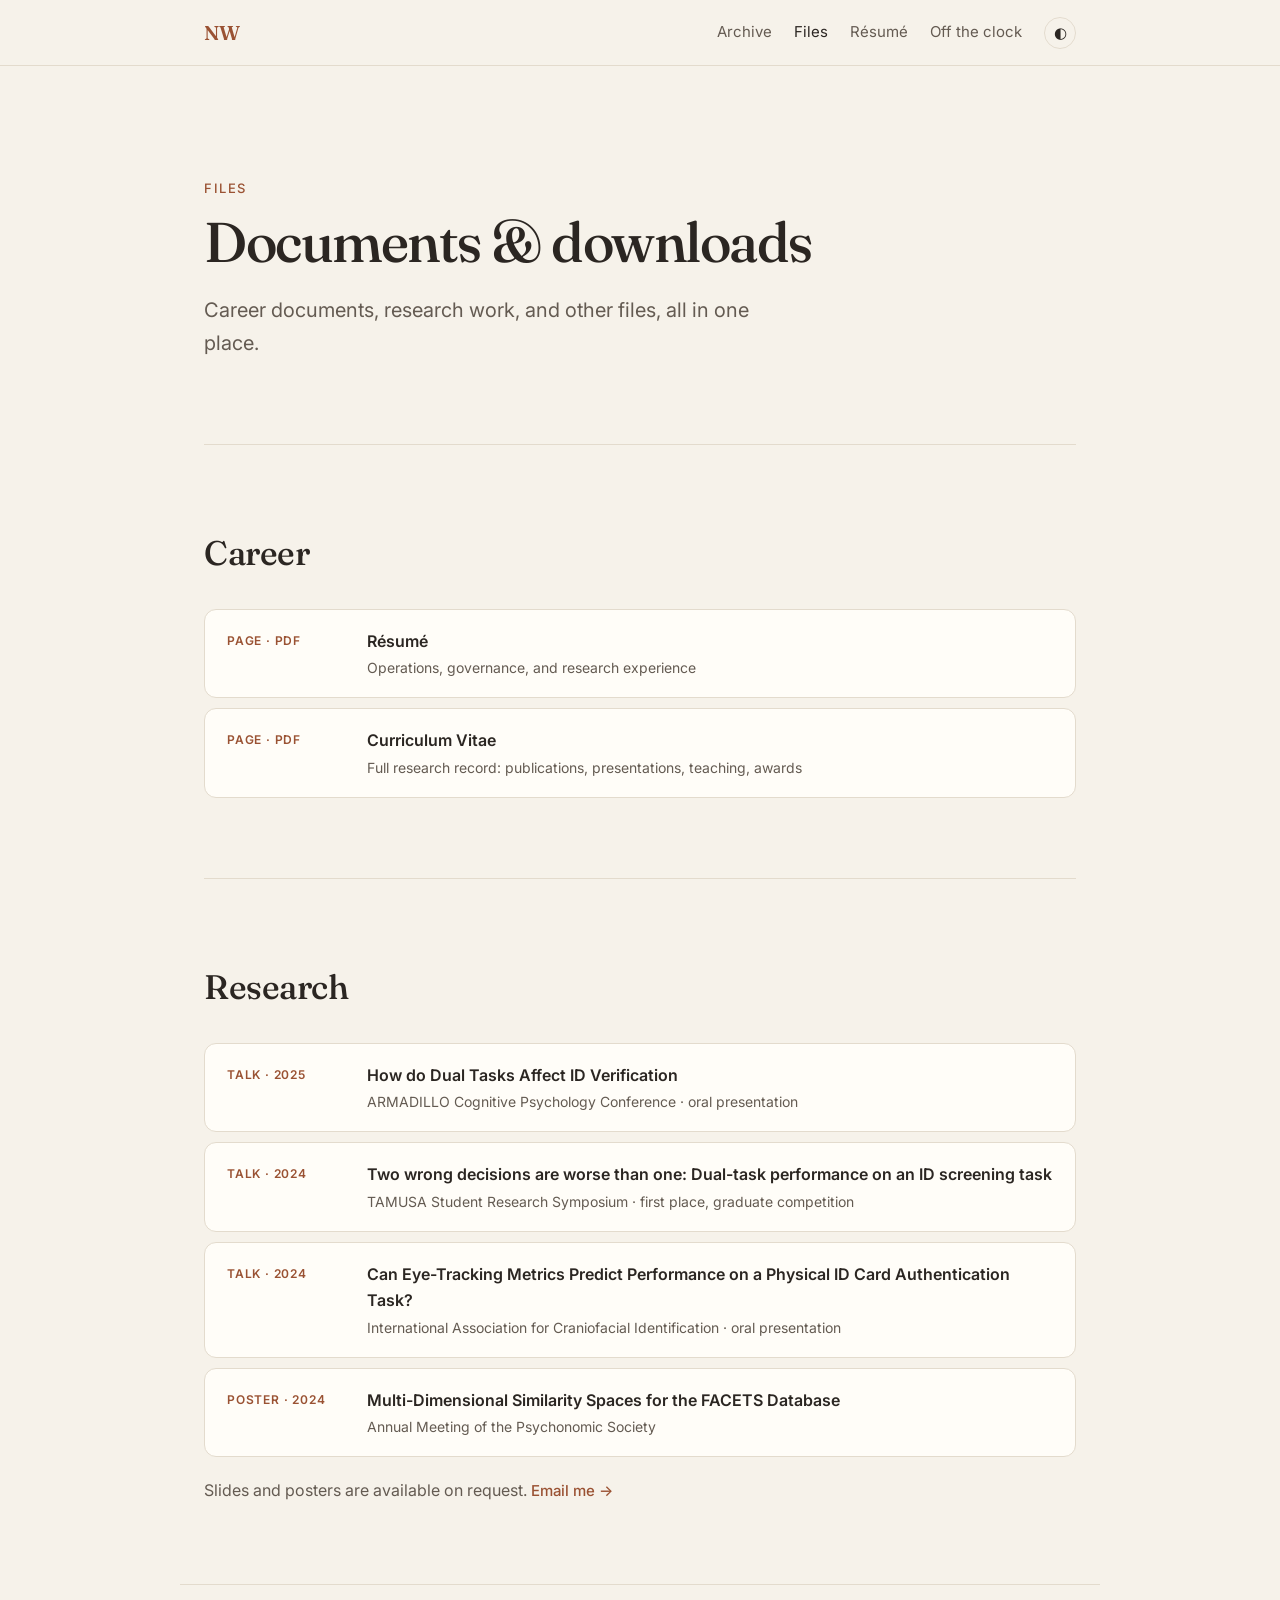
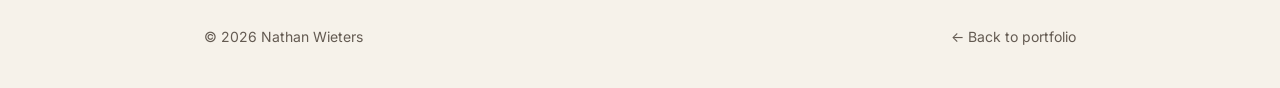
<file: files.html>
<!doctype html>
<html lang="en">
<head>
  <meta charset="utf-8">
  <meta name="viewport" content="width=device-width, initial-scale=1">
  <title>Files — Nathan Wieters</title>
  <meta name="description" content="Documents and files from Nathan Wieters: résumé, CV, research presentations, and more.">
  <link rel="icon" href="data:image/svg+xml,<svg xmlns='http://www.w3.org/2000/svg' viewBox='0 0 64 64'><rect width='64' height='64' rx='14' fill='%239a5233'/><text x='32' y='43' font-family='Georgia,serif' font-size='30' fill='%23fffaf3' text-anchor='middle'>NW</text></svg>">
  <link rel="preconnect" href="https://fonts.googleapis.com">
  <link rel="preconnect" href="https://fonts.gstatic.com" crossorigin>
  <link href="https://fonts.googleapis.com/css2?family=Fraunces:opsz,wght@9..144,400;9..144,500;9..144,600&family=Inter:wght@400;500;600&display=swap" rel="stylesheet">
  <link rel="stylesheet" href="styles.css">
</head>
<body>
  <div class="nav-wrap">
    <header class="nav">
      <a href="index.html" class="logo">NW</a>
      <nav>
        <a href="archive.html">Archive</a>
        <a href="files.html" aria-current="page">Files</a>
        <a href="resume.html">Résumé</a>
        <a href="me.html" class="hide-sm">Off the clock</a>
        <button id="theme-toggle" aria-label="Toggle dark mode">◐</button>
      </nav>
    </header>
  </div>

  <main>
    <section class="hero" style="padding-bottom:48px">
      <p class="eyebrow">Files</p>
      <h1 style="font-size:clamp(38px,6vw,56px)">Documents &amp; downloads</h1>
      <p class="lead">Career documents, research work, and other files, all in one place.</p>
    </section>

    <section>
      <h2>Career</h2>
      <div class="file-list">
        <a class="file" href="resume.html">
          <span class="file-type">Page · PDF</span>
          <span class="file-name">Résumé</span>
          <span class="file-desc">Operations, governance, and research experience</span>
        </a>
        <a class="file" href="cv.html">
          <span class="file-type">Page · PDF</span>
          <span class="file-name">Curriculum Vitae</span>
          <span class="file-desc">Full research record: publications, presentations, teaching, awards</span>
        </a>
      </div>
    </section>

    <section>
      <h2>Research</h2>
      <div class="file-list">
        <div class="file">
          <span class="file-type">Talk · 2025</span>
          <span class="file-name">How do Dual Tasks Affect ID Verification</span>
          <span class="file-desc">ARMADILLO Cognitive Psychology Conference · oral presentation</span>
        </div>
        <div class="file">
          <span class="file-type">Talk · 2024</span>
          <span class="file-name">Two wrong decisions are worse than one: Dual-task performance on an ID screening task</span>
          <span class="file-desc">TAMUSA Student Research Symposium · first place, graduate competition</span>
        </div>
        <div class="file">
          <span class="file-type">Talk · 2024</span>
          <span class="file-name">Can Eye-Tracking Metrics Predict Performance on a Physical ID Card Authentication Task?</span>
          <span class="file-desc">International Association for Craniofacial Identification · oral presentation</span>
        </div>
        <div class="file">
          <span class="file-type">Poster · 2024</span>
          <span class="file-name">Multi-Dimensional Similarity Spaces for the FACETS Database</span>
          <span class="file-desc">Annual Meeting of the Psychonomic Society</span>
        </div>
      </div>
      <p style="margin-top:20px">Slides and posters are available on request. <a class="link" href="mailto:nhwieters@icloud.com">Email me →</a></p>
    </section>
  </main>

  <footer><span>© <span id="year"></span> Nathan Wieters</span><a href="index.html">← Back to portfolio</a></footer>
  <script src="theme.js"></script>
</body>
</html>
</file>
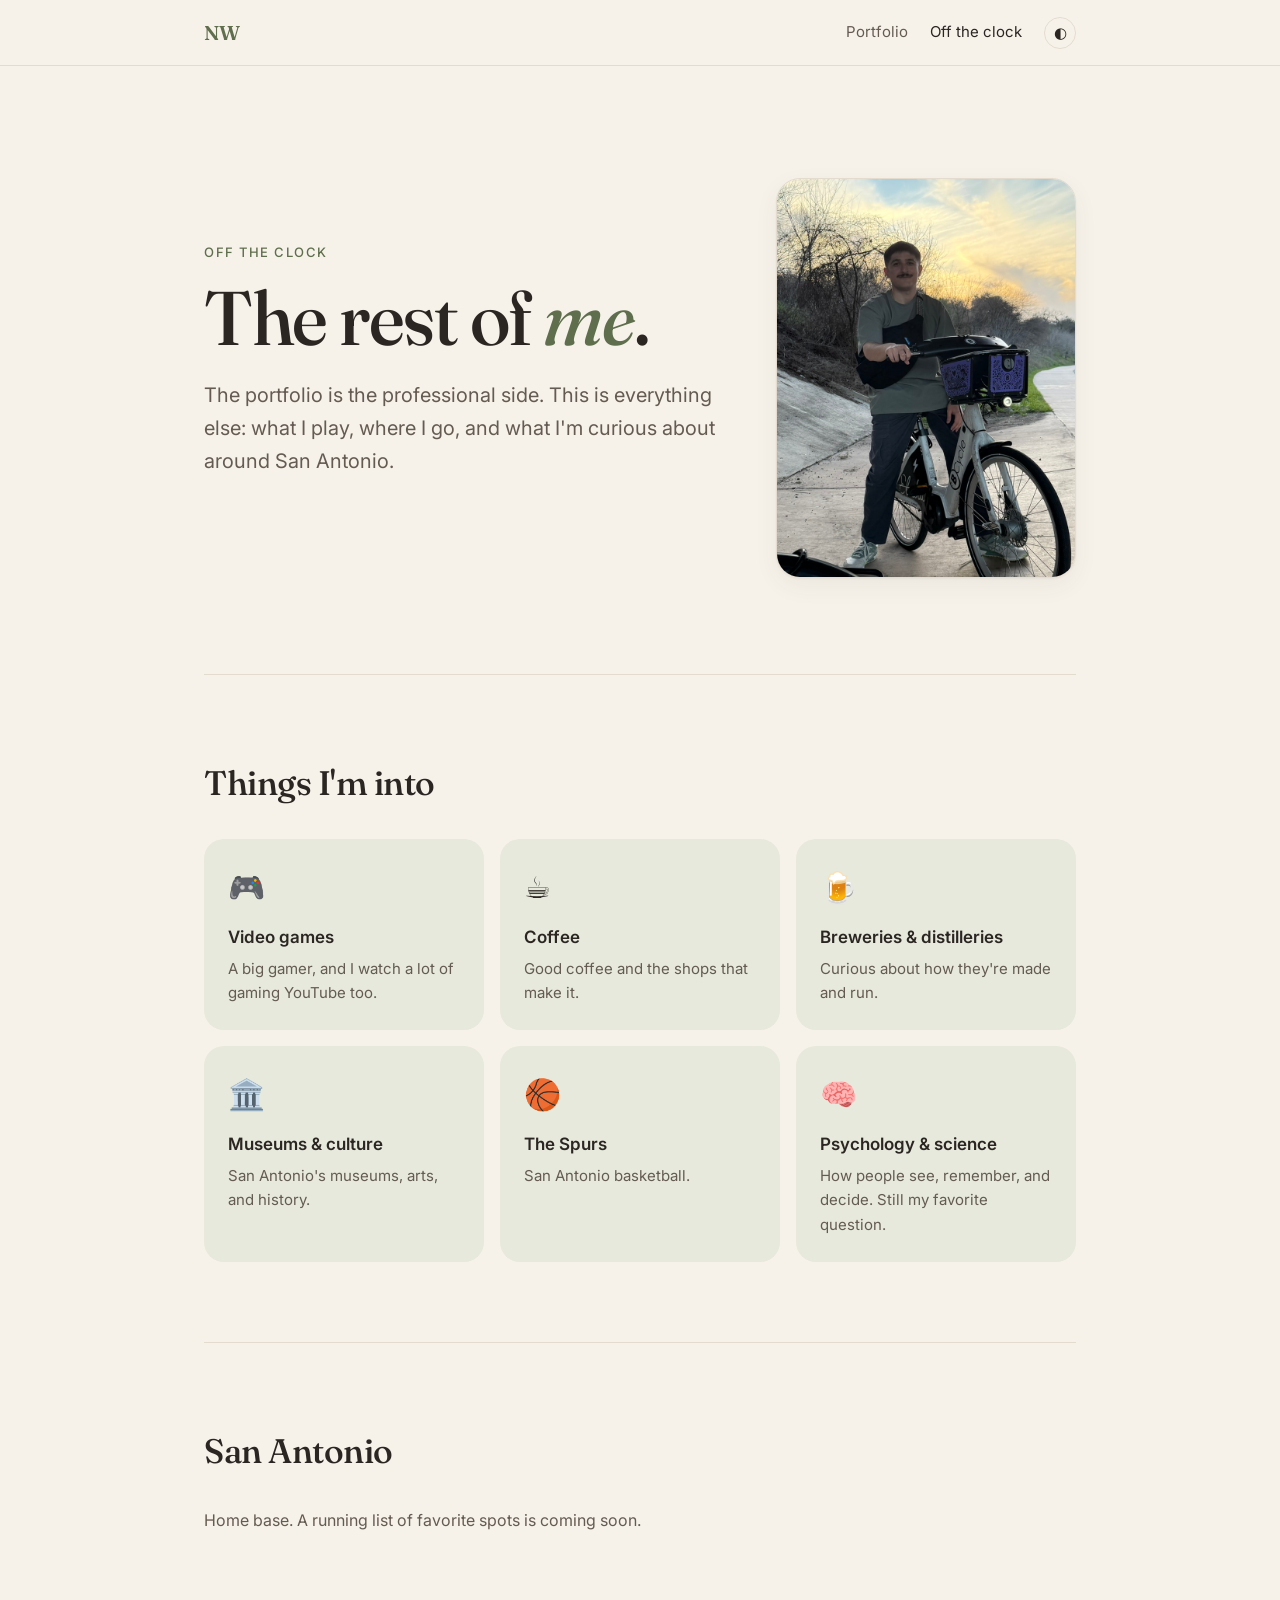
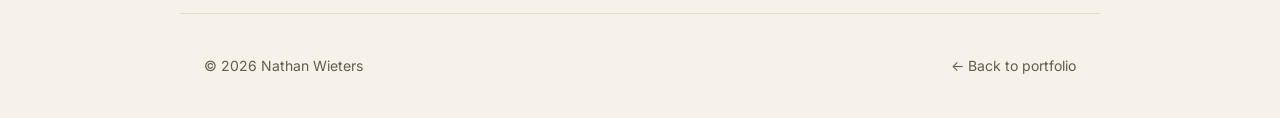
<file: me.html>
<!doctype html>
<html lang="en">
<head>
  <meta charset="utf-8">
  <meta name="viewport" content="width=device-width, initial-scale=1">
  <title>Off the Clock — Nathan Wieters</title>
  <meta name="description" content="The non-work side of Nathan Wieters: games, coffee, San Antonio, and other things he's into.">
  <link rel="icon" href="data:image/svg+xml,<svg xmlns='http://www.w3.org/2000/svg' viewBox='0 0 64 64'><rect width='64' height='64' rx='14' fill='%235f6e4c'/><text x='32' y='43' font-family='Georgia,serif' font-size='30' fill='%23fffaf3' text-anchor='middle'>NW</text></svg>">
  <link rel="preconnect" href="https://fonts.googleapis.com">
  <link rel="preconnect" href="https://fonts.gstatic.com" crossorigin>
  <link href="https://fonts.googleapis.com/css2?family=Fraunces:ital,opsz,wght@0,9..144,400;0,9..144,500;0,9..144,600;1,9..144,400&family=Inter:wght@400;500;600&display=swap" rel="stylesheet">
  <link rel="stylesheet" href="styles.css">
</head>
<body class="personal">
  <div class="nav-wrap">
    <header class="nav">
      <a href="index.html" class="logo">NW</a>
      <nav>
        <a href="index.html">Portfolio</a>
        <a href="me.html" aria-current="page">Off the clock</a>
        <button id="theme-toggle" aria-label="Toggle dark mode">◐</button>
      </nav>
    </header>
  </div>

  <main>
    <section class="hero hero-split">
      <div>
        <p class="eyebrow">Off the clock</p>
        <h1>The rest of <em>me</em>.</h1>
        <p class="lead">The portfolio is the professional side. This is everything else: what I play, where I go, and what I'm curious about around San Antonio.</p>
      </div>
      <img class="portrait tall" src="images/bike.jpg" alt="Nathan on a city bike-share bike on a trail at sunset" width="768" height="1024">
    </section>

    <section>
      <h2>Things I'm into</h2>
      <div class="interest-grid">
        <article class="interest">
          <span class="emoji" aria-hidden="true">🎮</span>
          <h3>Video games</h3>
          <p>A big gamer, and I watch a lot of gaming YouTube too.</p>
        </article>
        <article class="interest">
          <span class="emoji" aria-hidden="true">☕</span>
          <h3>Coffee</h3>
          <p>Good coffee and the shops that make it.</p>
        </article>
        <article class="interest">
          <span class="emoji" aria-hidden="true">🍺</span>
          <h3>Breweries &amp; distilleries</h3>
          <p>Curious about how they're made and run.</p>
        </article>
        <article class="interest">
          <span class="emoji" aria-hidden="true">🏛️</span>
          <h3>Museums &amp; culture</h3>
          <p>San Antonio's museums, arts, and history.</p>
        </article>
        <article class="interest">
          <span class="emoji" aria-hidden="true">🏀</span>
          <h3>The Spurs</h3>
          <p>San Antonio basketball.</p>
        </article>
        <article class="interest">
          <span class="emoji" aria-hidden="true">🧠</span>
          <h3>Psychology &amp; science</h3>
          <p>How people see, remember, and decide. Still my favorite question.</p>
        </article>
      </div>
    </section>

    <section>
      <h2>San Antonio</h2>
      <p>Home base. A running list of favorite spots is coming soon.</p>
    </section>
  </main>

  <footer><span>© <span id="year"></span> Nathan Wieters</span><a href="index.html">← Back to portfolio</a></footer>
  <script src="theme.js"></script>
</body>
</html>
</file>
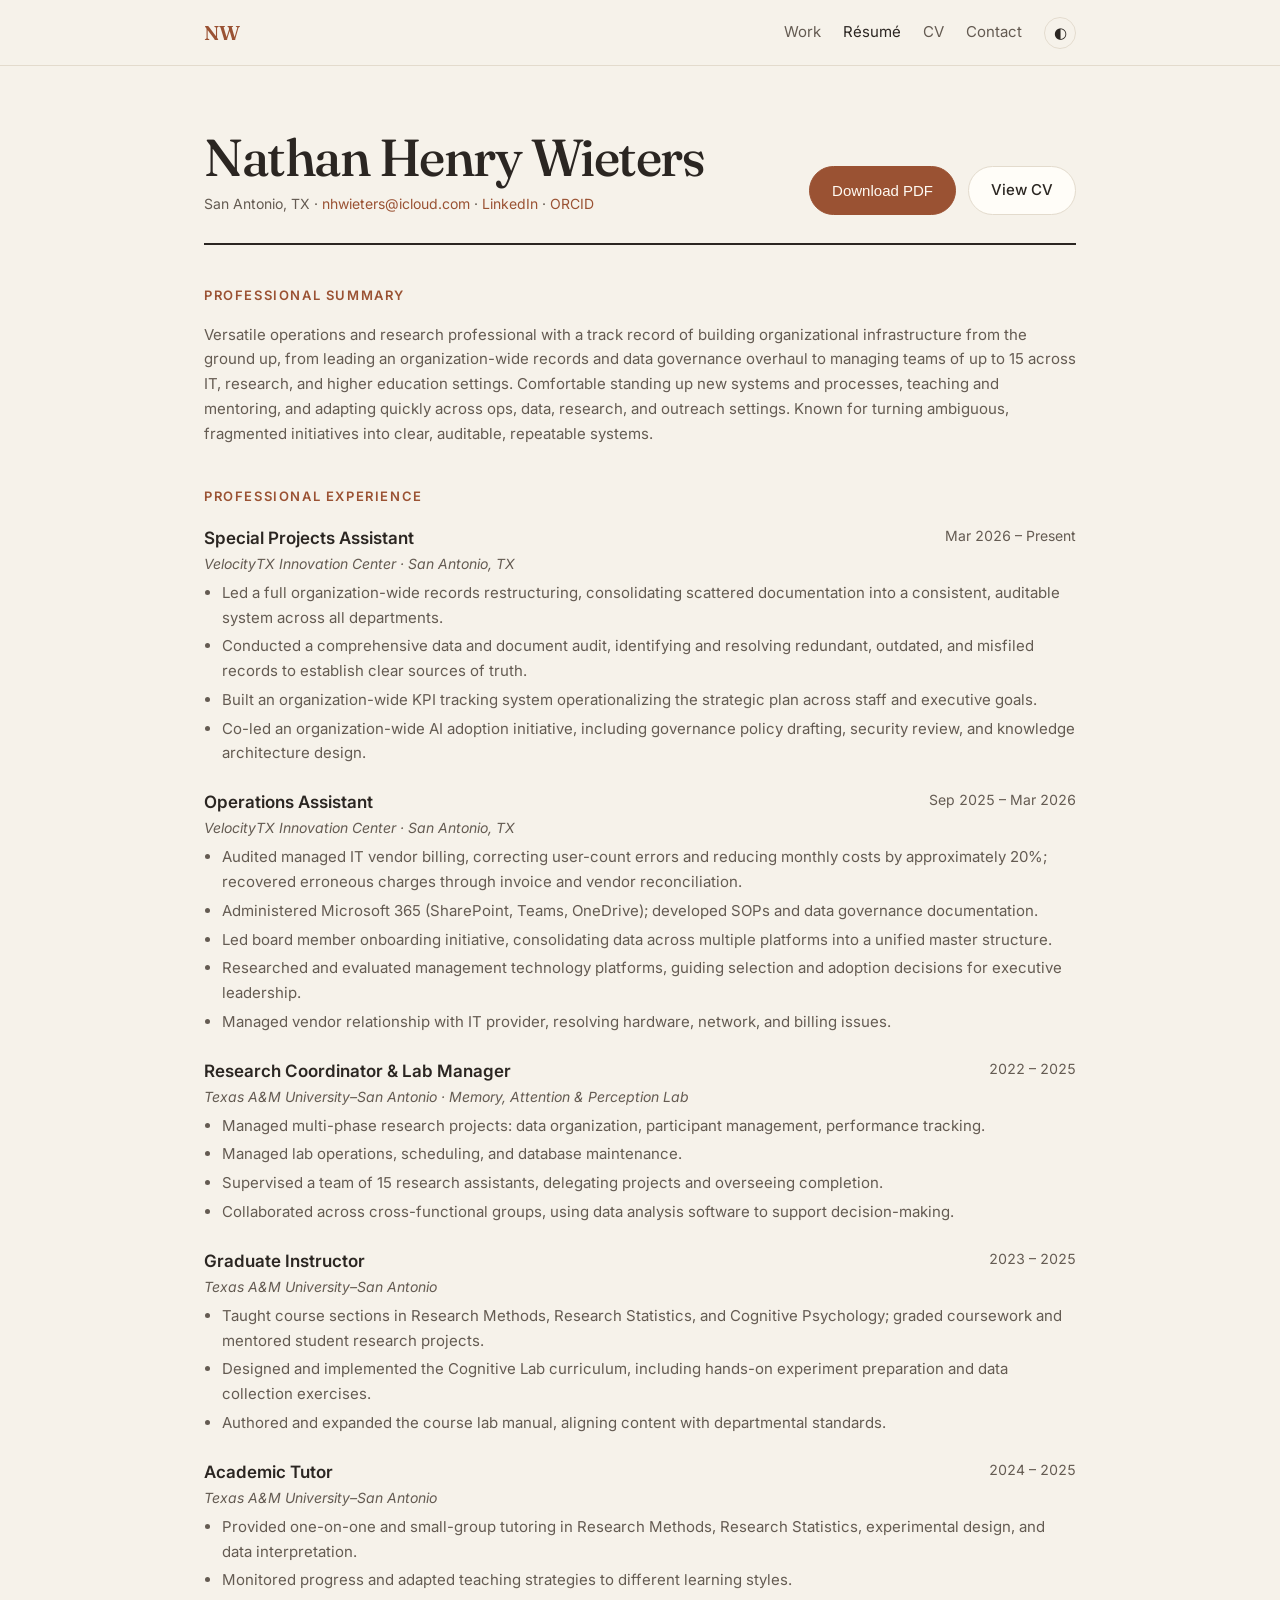
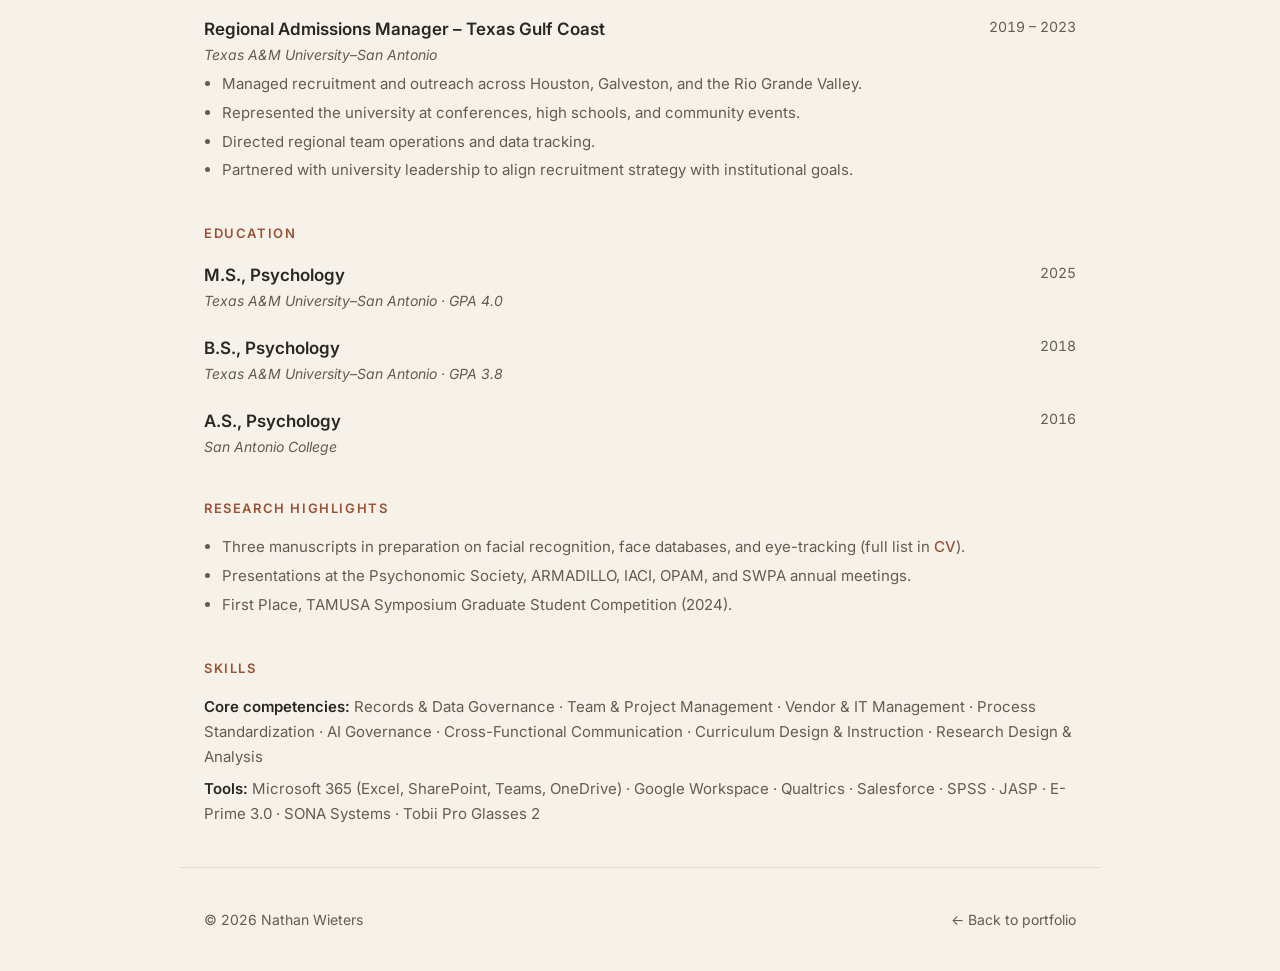
<file: resume.html>
<!doctype html>
<html lang="en">
<head>
  <meta charset="utf-8">
  <meta name="viewport" content="width=device-width, initial-scale=1">
  <title>Résumé — Nathan Wieters</title>
  <meta name="description" content="Résumé of Nathan Wieters, operations and research professional in San Antonio, TX.">
  <link rel="icon" href="data:image/svg+xml,<svg xmlns='http://www.w3.org/2000/svg' viewBox='0 0 64 64'><rect width='64' height='64' rx='14' fill='%239a5233'/><text x='32' y='43' font-family='Georgia,serif' font-size='30' fill='%23fffaf3' text-anchor='middle'>NW</text></svg>">
  <link rel="preconnect" href="https://fonts.googleapis.com">
  <link rel="preconnect" href="https://fonts.gstatic.com" crossorigin>
  <link href="https://fonts.googleapis.com/css2?family=Fraunces:opsz,wght@9..144,400;9..144,500;9..144,600&family=Inter:wght@400;500;600&display=swap" rel="stylesheet">
  <link rel="stylesheet" href="styles.css">
</head>
<body>
  <div class="nav-wrap">
    <header class="nav">
      <a href="index.html" class="logo">NW</a>
      <nav>
        <a href="index.html#work">Work</a>
        <a href="resume.html" aria-current="page">Résumé</a>
        <a href="cv.html">CV</a>
        <a href="index.html#contact" class="hide-sm">Contact</a>
        <button id="theme-toggle" aria-label="Toggle dark mode">◐</button>
      </nav>
    </header>
  </div>

  <main>
    <article class="doc">
      <div class="doc-head">
        <div>
          <h1>Nathan Henry Wieters</h1>
          <p class="contact">San Antonio, TX · <a href="mailto:nhwieters@icloud.com">nhwieters@icloud.com</a> · <a href="https://www.linkedin.com/in/nathan-wieters-a860b117b">LinkedIn</a> · <a href="https://orcid.org/0009-0008-8365-075X">ORCID</a></p>
        </div>
        <div class="cta no-print">
          <button id="print-btn" class="btn primary" type="button">Download PDF</button>
          <a href="cv.html" class="btn">View CV</a>
        </div>
      </div>

      <h2>Professional summary</h2>
      <p>Versatile operations and research professional with a track record of building organizational infrastructure from the ground up, from leading an organization-wide records and data governance overhaul to managing teams of up to 15 across IT, research, and higher education settings. Comfortable standing up new systems and processes, teaching and mentoring, and adapting quickly across ops, data, research, and outreach settings. Known for turning ambiguous, fragmented initiatives into clear, auditable, repeatable systems.</p>

      <h2>Professional experience</h2>
      <div class="entry">
        <div class="entry-head"><h3>Special Projects Assistant</h3><span>Mar 2026 – Present</span></div>
        <p class="org">VelocityTX Innovation Center · San Antonio, TX</p>
        <ul>
          <li>Led a full organization-wide records restructuring, consolidating scattered documentation into a consistent, auditable system across all departments.</li>
          <li>Conducted a comprehensive data and document audit, identifying and resolving redundant, outdated, and misfiled records to establish clear sources of truth.</li>
          <li>Built an organization-wide KPI tracking system operationalizing the strategic plan across staff and executive goals.</li>
          <li>Co-led an organization-wide AI adoption initiative, including governance policy drafting, security review, and knowledge architecture design.</li>
        </ul>
      </div>
      <div class="entry">
        <div class="entry-head"><h3>Operations Assistant</h3><span>Sep 2025 – Mar 2026</span></div>
        <p class="org">VelocityTX Innovation Center · San Antonio, TX</p>
        <ul>
          <li>Audited managed IT vendor billing, correcting user-count errors and reducing monthly costs by approximately 20%; recovered erroneous charges through invoice and vendor reconciliation.</li>
          <li>Administered Microsoft 365 (SharePoint, Teams, OneDrive); developed SOPs and data governance documentation.</li>
          <li>Led board member onboarding initiative, consolidating data across multiple platforms into a unified master structure.</li>
          <li>Researched and evaluated management technology platforms, guiding selection and adoption decisions for executive leadership.</li>
          <li>Managed vendor relationship with IT provider, resolving hardware, network, and billing issues.</li>
        </ul>
      </div>
      <div class="entry">
        <div class="entry-head"><h3>Research Coordinator &amp; Lab Manager</h3><span>2022 – 2025</span></div>
        <p class="org">Texas A&amp;M University–San Antonio · Memory, Attention &amp; Perception Lab</p>
        <ul>
          <li>Managed multi-phase research projects: data organization, participant management, performance tracking.</li>
          <li>Managed lab operations, scheduling, and database maintenance.</li>
          <li>Supervised a team of 15 research assistants, delegating projects and overseeing completion.</li>
          <li>Collaborated across cross-functional groups, using data analysis software to support decision-making.</li>
        </ul>
      </div>
      <div class="entry">
        <div class="entry-head"><h3>Graduate Instructor</h3><span>2023 – 2025</span></div>
        <p class="org">Texas A&amp;M University–San Antonio</p>
        <ul>
          <li>Taught course sections in Research Methods, Research Statistics, and Cognitive Psychology; graded coursework and mentored student research projects.</li>
          <li>Designed and implemented the Cognitive Lab curriculum, including hands-on experiment preparation and data collection exercises.</li>
          <li>Authored and expanded the course lab manual, aligning content with departmental standards.</li>
        </ul>
      </div>
      <div class="entry">
        <div class="entry-head"><h3>Academic Tutor</h3><span>2024 – 2025</span></div>
        <p class="org">Texas A&amp;M University–San Antonio</p>
        <ul>
          <li>Provided one-on-one and small-group tutoring in Research Methods, Research Statistics, experimental design, and data interpretation.</li>
          <li>Monitored progress and adapted teaching strategies to different learning styles.</li>
        </ul>
      </div>
      <div class="entry">
        <div class="entry-head"><h3>Regional Admissions Manager – Texas Gulf Coast</h3><span>2019 – 2023</span></div>
        <p class="org">Texas A&amp;M University–San Antonio</p>
        <ul>
          <li>Managed recruitment and outreach across Houston, Galveston, and the Rio Grande Valley.</li>
          <li>Represented the university at conferences, high schools, and community events.</li>
          <li>Directed regional team operations and data tracking.</li>
          <li>Partnered with university leadership to align recruitment strategy with institutional goals.</li>
        </ul>
      </div>

      <h2>Education</h2>
      <div class="entry">
        <div class="entry-head"><h3>M.S., Psychology</h3><span>2025</span></div>
        <p class="org">Texas A&amp;M University–San Antonio · GPA 4.0</p>
      </div>
      <div class="entry">
        <div class="entry-head"><h3>B.S., Psychology</h3><span>2018</span></div>
        <p class="org">Texas A&amp;M University–San Antonio · GPA 3.8</p>
      </div>
      <div class="entry">
        <div class="entry-head"><h3>A.S., Psychology</h3><span>2016</span></div>
        <p class="org">San Antonio College</p>
      </div>

      <h2>Research highlights</h2>
      <ul>
        <li>Three manuscripts in preparation on facial recognition, face databases, and eye-tracking (full list in <a class="link" href="cv.html">CV</a>).</li>
        <li>Presentations at the Psychonomic Society, ARMADILLO, IACI, OPAM, and SWPA annual meetings.</li>
        <li>First Place, TAMUSA Symposium Graduate Student Competition (2024).</li>
      </ul>

      <h2>Skills</h2>
      <p><b>Core competencies:</b> Records &amp; Data Governance · Team &amp; Project Management · Vendor &amp; IT Management · Process Standardization · AI Governance · Cross-Functional Communication · Curriculum Design &amp; Instruction · Research Design &amp; Analysis</p>
      <p style="margin-top:8px"><b>Tools:</b> Microsoft 365 (Excel, SharePoint, Teams, OneDrive) · Google Workspace · Qualtrics · Salesforce · SPSS · JASP · E-Prime 3.0 · SONA Systems · Tobii Pro Glasses 2</p>
    </article>
  </main>

  <footer><span>© <span id="year"></span> Nathan Wieters</span><a href="index.html">← Back to portfolio</a></footer>
  <script src="theme.js"></script>
</body>
</html>
</file>
<file: styles.css>
/* ---------- Earth-tone palette ----------
   60% warm cream base · 30% stone/sage neutrals · 10% terracotta accent
   Text colors checked for WCAG AA contrast on their backgrounds. */
:root {
  --bg: #f6f2ea;        /* warm cream */
  --surface: #fffdf8;   /* card */
  --text: #2b2622;      /* espresso */
  --muted: #645b52;     /* warm stone */
  --line: #e3dbcd;      /* sand */
  --accent: #9a5233;    /* terracotta */
  --sage: #5f6e4c;      /* deep sage (text) */
  --sage-bg: #e6e9dc;   /* pale sage (chips) */
  --shadow: 0 1px 2px rgba(60, 45, 30, .05), 0 8px 24px rgba(60, 45, 30, .06);
}
@media (prefers-color-scheme: dark) {
  :root:not([data-theme="light"]) {
    --bg: #1c1a17; --surface: #24211d; --text: #ede6da; --muted: #aba193;
    --line: #36312a; --accent: #d68e66; --sage: #aab894; --sage-bg: #2c3127;
    --shadow: none;
  }
}
:root[data-theme="dark"] {
  --bg: #1c1a17; --surface: #24211d; --text: #ede6da; --muted: #aba193;
  --line: #36312a; --accent: #d68e66; --sage: #aab894; --sage-bg: #2c3127;
  --shadow: none;
}

* { box-sizing: border-box; margin: 0; padding: 0; }
html { scroll-behavior: smooth; }
body {
  font-family: "Inter", system-ui, -apple-system, sans-serif;
  background: var(--bg); color: var(--text);
  line-height: 1.65; font-size: 16px; -webkit-font-smoothing: antialiased;
  transition: background .2s, color .2s;
}
a { color: inherit; text-decoration: none; }
h1, h2, .serif { font-family: "Fraunces", Georgia, serif; font-weight: 500; }

/* ---------- Nav ---------- */
.nav-wrap {
  position: sticky; top: 0; z-index: 10;
  background: color-mix(in srgb, var(--bg) 88%, transparent);
  backdrop-filter: blur(10px); -webkit-backdrop-filter: blur(10px);
  border-bottom: 1px solid var(--line);
}
.nav {
  display: flex; justify-content: space-between; align-items: center;
  max-width: 920px; margin: 0 auto; padding: 16px 24px;
}
.logo { font-family: "Fraunces", Georgia, serif; font-size: 20px; font-weight: 600; color: var(--accent); }
.nav nav { display: flex; gap: 22px; align-items: center; }
.nav nav a { color: var(--muted); font-size: 15px; transition: color .15s; }
.nav nav a:hover, .nav nav a[aria-current="page"] { color: var(--text); }
#theme-toggle {
  background: none; border: 1px solid var(--line); color: var(--text);
  border-radius: 50%; width: 32px; height: 32px; cursor: pointer; font-size: 15px;
}

/* ---------- Layout ---------- */
main { max-width: 920px; margin: 0 auto; padding: 0 24px; }
section { padding: 80px 0; border-top: 1px solid var(--line); scroll-margin-top: 64px; }
.hero { border-top: none; padding: 112px 0 96px; }
.eyebrow {
  color: var(--accent); font-weight: 500; font-size: 13px;
  letter-spacing: 1.5px; text-transform: uppercase; margin-bottom: 14px;
}
h1 { font-size: clamp(44px, 8vw, 76px); line-height: 1.04; letter-spacing: -1.5px; }
h2 { font-size: 34px; letter-spacing: -.5px; margin-bottom: 28px; }
h3 { font-size: 17px; font-weight: 600; margin-bottom: 6px; }
.lead { font-size: 20px; color: var(--muted); max-width: 600px; margin: 22px 0 36px; }
section > p { color: var(--muted); max-width: 660px; }
section > p + p { margin-top: 14px; }

/* ---------- Buttons ---------- */
.cta { display: flex; gap: 12px; flex-wrap: wrap; margin-top: 8px; }
.btn {
  padding: 11px 22px; border-radius: 999px; border: 1px solid var(--line);
  background: var(--surface); font-weight: 500; font-size: 15px;
  transition: transform .15s, border-color .15s, background .15s;
}
.btn:hover { border-color: var(--muted); transform: translateY(-1px); }
.btn.primary { background: var(--accent); color: #fffaf3; border-color: var(--accent); }
.btn.primary:hover { filter: brightness(1.06); }

/* ---------- Chips ---------- */
.skills { list-style: none; display: flex; flex-wrap: wrap; gap: 8px; margin-top: 28px; }
.skills li {
  padding: 6px 14px; border-radius: 999px; background: var(--sage-bg);
  color: var(--sage); font-size: 14px; font-weight: 500;
}

/* ---------- Work cards ---------- */
.grid { display: grid; grid-template-columns: repeat(auto-fill, minmax(260px, 1fr)); gap: 18px; }
.card {
  padding: 26px; border-radius: 16px; background: var(--surface);
  border: 1px solid var(--line); box-shadow: var(--shadow);
  transition: transform .2s, border-color .2s;
}
.card:hover { transform: translateY(-3px); border-color: var(--muted); }
.card p { color: var(--muted); font-size: 15px; }
.tag {
  display: inline-block; font-size: 11.5px; font-weight: 600; color: var(--sage);
  margin-bottom: 12px; letter-spacing: 1px; text-transform: uppercase;
}
.metric {
  display: block; font-family: "Fraunces", Georgia, serif; font-size: 28px;
  color: var(--accent); line-height: 1.1; margin-bottom: 8px;
}
.link { color: var(--accent); font-weight: 500; font-size: 15px; }
.link:hover { text-decoration: underline; text-underline-offset: 3px; }

/* ---------- Timeline ---------- */
.timeline .item {
  display: grid; grid-template-columns: 150px 1fr; gap: 24px;
  padding: 22px 0; border-bottom: 1px solid var(--line);
}
.timeline .item:last-child { border-bottom: none; }
.when { color: var(--muted); font-size: 14px; padding-top: 2px; font-variant-numeric: tabular-nums; }
.timeline p { color: var(--muted); font-size: 15px; }

.two-col { display: grid; grid-template-columns: 1fr 1fr; gap: 44px; }
.two-col p { color: var(--muted); font-size: 15px; margin-bottom: 12px; }

/* ---------- Documents (résumé / CV) ---------- */
.doc-cards { display: grid; grid-template-columns: 1fr 1fr; gap: 18px; }
.doc-card { display: block; }
.doc-card h3 { font-family: "Fraunces", Georgia, serif; font-size: 22px; font-weight: 500; }

.doc { padding: 64px 0 40px; }
.doc-head { display: flex; justify-content: space-between; align-items: flex-end; gap: 24px; flex-wrap: wrap; padding-bottom: 28px; border-bottom: 2px solid var(--text); }
.doc-head h1 { font-size: clamp(36px, 6vw, 52px); }
.doc-head .contact { color: var(--muted); font-size: 14px; margin-top: 8px; }
.doc-head .contact a { color: var(--accent); }
.doc h2 {
  font-family: "Inter", sans-serif; font-size: 13px; font-weight: 600; letter-spacing: 1.6px;
  text-transform: uppercase; color: var(--accent); margin: 40px 0 16px;
}
.doc .entry { margin-bottom: 22px; }
.doc .entry-head { display: flex; justify-content: space-between; gap: 16px; flex-wrap: wrap; }
.doc .entry-head h3 { margin: 0; }
.doc .entry-head span { color: var(--muted); font-size: 14px; font-variant-numeric: tabular-nums; }
.doc .org { color: var(--muted); font-size: 14px; font-style: italic; margin-bottom: 6px; }
.doc ul { padding-left: 18px; color: var(--muted); font-size: 15px; }
.doc li { margin: 4px 0; }
.doc p { color: var(--muted); font-size: 15px; }
.doc ol { padding-left: 20px; color: var(--muted); font-size: 15px; }
.doc ol li { margin: 8px 0; }
.doc .group { font-weight: 600; color: var(--text); font-size: 15px; margin: 16px 0 4px; }
.doc b { color: var(--text); font-weight: 600; }

/* ---------- Footer ---------- */
footer {
  max-width: 920px; margin: 0 auto; padding: 40px 24px; display: flex;
  justify-content: space-between; flex-wrap: wrap; gap: 12px;
  color: var(--muted); font-size: 14px; border-top: 1px solid var(--line);
}
footer a:hover { color: var(--text); }

/* ---------- Responsive ---------- */
@media (max-width: 680px) {
  .nav { padding: 14px 16px; }
  .nav nav { gap: 14px; }
  .nav nav a { font-size: 14px; }
  .nav nav .hide-sm { display: none; }
  main { padding: 0 16px; }
  section { padding: 60px 0; }
  .hero { padding: 72px 0 64px; }
  h2 { font-size: 28px; }
  .timeline .item { grid-template-columns: 1fr; gap: 4px; }
  .two-col, .doc-cards { grid-template-columns: 1fr; gap: 24px; }
  footer { padding: 32px 16px; }
}

/* ---------- Print (résumé / CV → PDF) ---------- */
@media print {
  :root { --bg: #fff; --surface: #fff; --text: #111; --muted: #333; --accent: #7a3f26; --line: #ccc; }
  .nav-wrap, footer, .no-print { display: none !important; }
  body { font-size: 11pt; line-height: 1.45; }
  main { max-width: none; padding: 0; }
  .doc { padding: 0; }
  .doc h2 { margin: 18px 0 8px; }
  .doc .entry { margin-bottom: 10px; break-inside: avoid; }
  a { text-decoration: none; }
}

/* ---------- Archive ---------- */
.toc { list-style: none; display: flex; flex-wrap: wrap; gap: 8px; }
.toc a {
  display: inline-block; padding: 7px 14px; border-radius: 999px; font-size: 14px;
  border: 1px solid var(--line); background: var(--surface); color: var(--muted);
}
.toc a:hover { color: var(--text); border-color: var(--muted); }
.note-sec { padding: 0 0 8px; border-top: none; }
.note {
  background: var(--sage-bg); color: var(--sage) !important; padding: 18px 22px;
  border-radius: 12px; font-size: 15px; max-width: none !important;
}
.note b { color: inherit; }
.case h2 { margin: 10px 0 18px; }
.case h3 { margin: 24px 0 10px; }
.case ul { padding-left: 20px; color: var(--muted); max-width: 720px; }
.case li { margin: 6px 0; }
.case .context, .case .tools, .case .outcome { color: var(--muted); max-width: 720px; }
.case .tools { margin-top: 18px; font-size: 14px; }
.case .outcome {
  margin-top: 18px; padding-left: 16px; border-left: 3px solid var(--accent); color: var(--text);
}
.case b { color: var(--text); }

/* ---------- Files ---------- */
.file-list { display: grid; gap: 10px; }
.file {
  display: grid; grid-template-columns: 120px 1fr; column-gap: 20px; row-gap: 2px;
  padding: 18px 22px; border-radius: 12px; background: var(--surface);
  border: 1px solid var(--line);
}
a.file:hover { border-color: var(--muted); }
.file-type { grid-row: span 2; color: var(--accent); font-size: 12px; font-weight: 600; letter-spacing: .8px; text-transform: uppercase; padding-top: 3px; }
.file-name { font-weight: 600; }
.file-desc { color: var(--muted); font-size: 14px; }
@media (max-width: 680px) { .file { grid-template-columns: 1fr; } .file-type { grid-row: auto; } }

/* ---------- Personal area: sage-led, softer, more playful ---------- */
.personal { --accent: #5f6e4c; }
@media (prefers-color-scheme: dark) { :root:not([data-theme="light"]) .personal { --accent: #aab894; } }
:root[data-theme="dark"] .personal { --accent: #aab894; }
.personal h1 em { font-style: italic; color: var(--accent); }
.interest-grid { display: grid; grid-template-columns: repeat(auto-fill, minmax(220px, 1fr)); gap: 16px; }
.interest {
  padding: 24px; border-radius: 20px; background: var(--sage-bg);
  transition: transform .2s;
}
.interest:hover { transform: translateY(-3px) rotate(-.4deg); }
.interest .emoji { font-size: 30px; display: block; margin-bottom: 10px; }
.interest p { color: var(--muted); font-size: 15px; }

/* ---------- Photos ---------- */
.hero-split { display: grid; grid-template-columns: 1fr 300px; gap: 56px; align-items: center; }
.portrait {
  width: 100%; height: auto; aspect-ratio: 1 / 1; object-fit: cover; object-position: center 35%;
  border-radius: 24px; border: 1px solid var(--line); box-shadow: var(--shadow);
}
.portrait.tall { aspect-ratio: 3 / 4; object-position: center 30%; }
.gallery { display: grid; grid-template-columns: repeat(auto-fill, minmax(240px, 300px)); gap: 16px; }
.gallery figure { margin: 0; }
.gallery img {
  width: 100%; aspect-ratio: 3 / 4; height: auto; object-fit: cover; display: block;
  border-radius: 16px; border: 1px solid var(--line);
}
.gallery figcaption { color: var(--muted); font-size: 14px; margin-top: 8px; }
@media (max-width: 760px) {
  .hero-split { grid-template-columns: 1fr; gap: 32px; }
  .hero-split .portrait { max-width: 220px; order: -1; }
  .hero-split .portrait.tall { max-width: 240px; }
  .gallery { grid-template-columns: 1fr 1fr; }
}

/* ---------- Glanceable work cards ---------- */
.section-sub { color: var(--muted); margin: -16px 0 28px; }
.card.work { display: flex; flex-direction: column; color: inherit; }
.card.work .metric { font-size: 40px; margin-bottom: 2px; }
.metric-label { display: block; color: var(--muted); font-size: 13.5px; line-height: 1.4; margin-bottom: 18px; padding-bottom: 16px; border-bottom: 1px solid var(--line); }
.card.work h3 { font-family: "Fraunces", Georgia, serif; font-weight: 500; font-size: 20px; line-height: 1.25; margin-bottom: 8px; }
.card.work p { flex: 1; margin-bottom: 14px; }

/* ---------- Archive stat row ---------- */
.stats { display: grid; grid-template-columns: repeat(auto-fit, minmax(170px, 1fr)); gap: 12px; margin: 8px 0 8px; }
.stats div { background: var(--surface); border: 1px solid var(--line); border-radius: 12px; padding: 14px 16px; }
.stats b { display: block; font-family: "Fraunces", Georgia, serif; font-weight: 500; font-size: 28px; color: var(--accent); line-height: 1.1; }
.stats span { color: var(--muted); font-size: 13.5px; line-height: 1.35; display: block; margin-top: 4px; }
.case > p { color: var(--muted); max-width: 720px; }

/* ---------- Insight cards ---------- */
.card.work .num { font-family: "Fraunces", Georgia, serif; font-size: 15px; color: var(--accent); margin-bottom: 14px; display: block; }
.card.work h3 { font-size: 23px; margin-bottom: 10px; }
.card.work .example { display: block; font-size: 13.5px; color: var(--muted); padding-top: 14px; margin-bottom: 14px; border-top: 1px solid var(--line); }
.card.work .example b { color: var(--text); font-weight: 600; }
</file>
